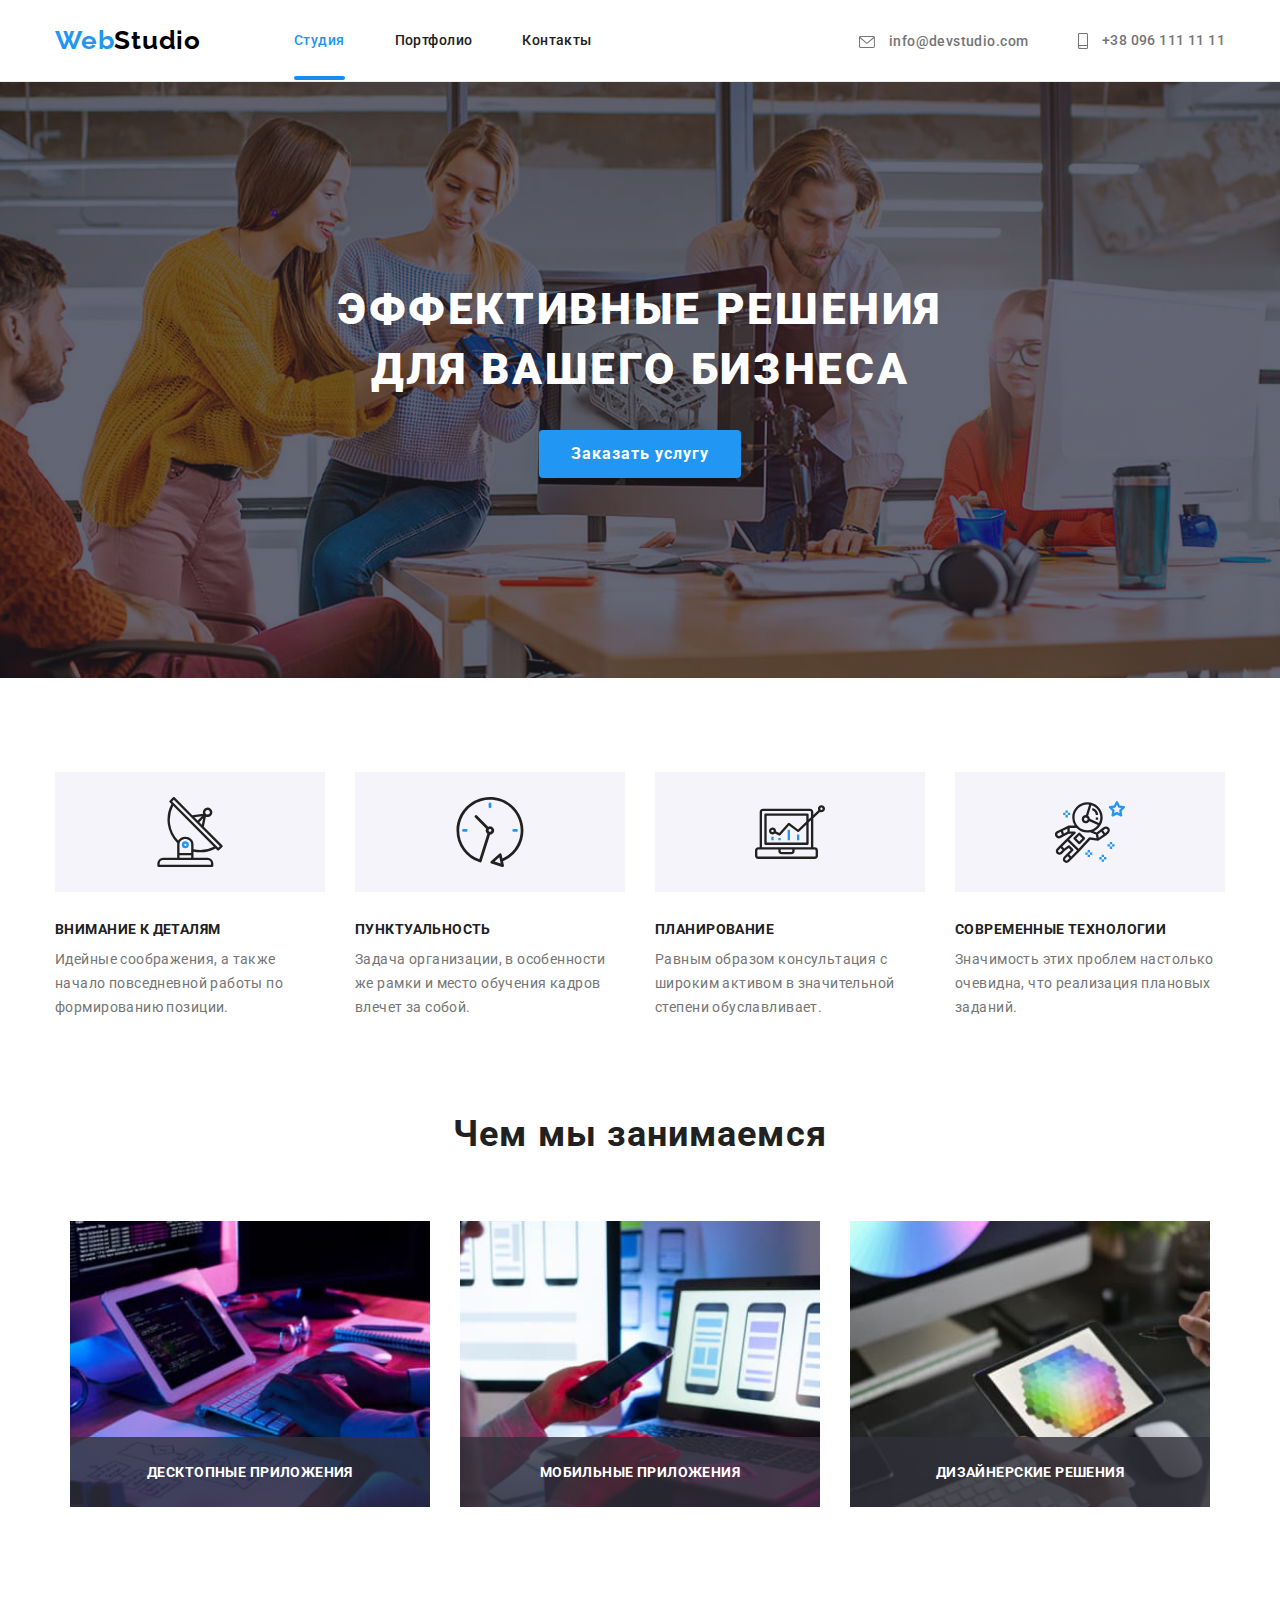
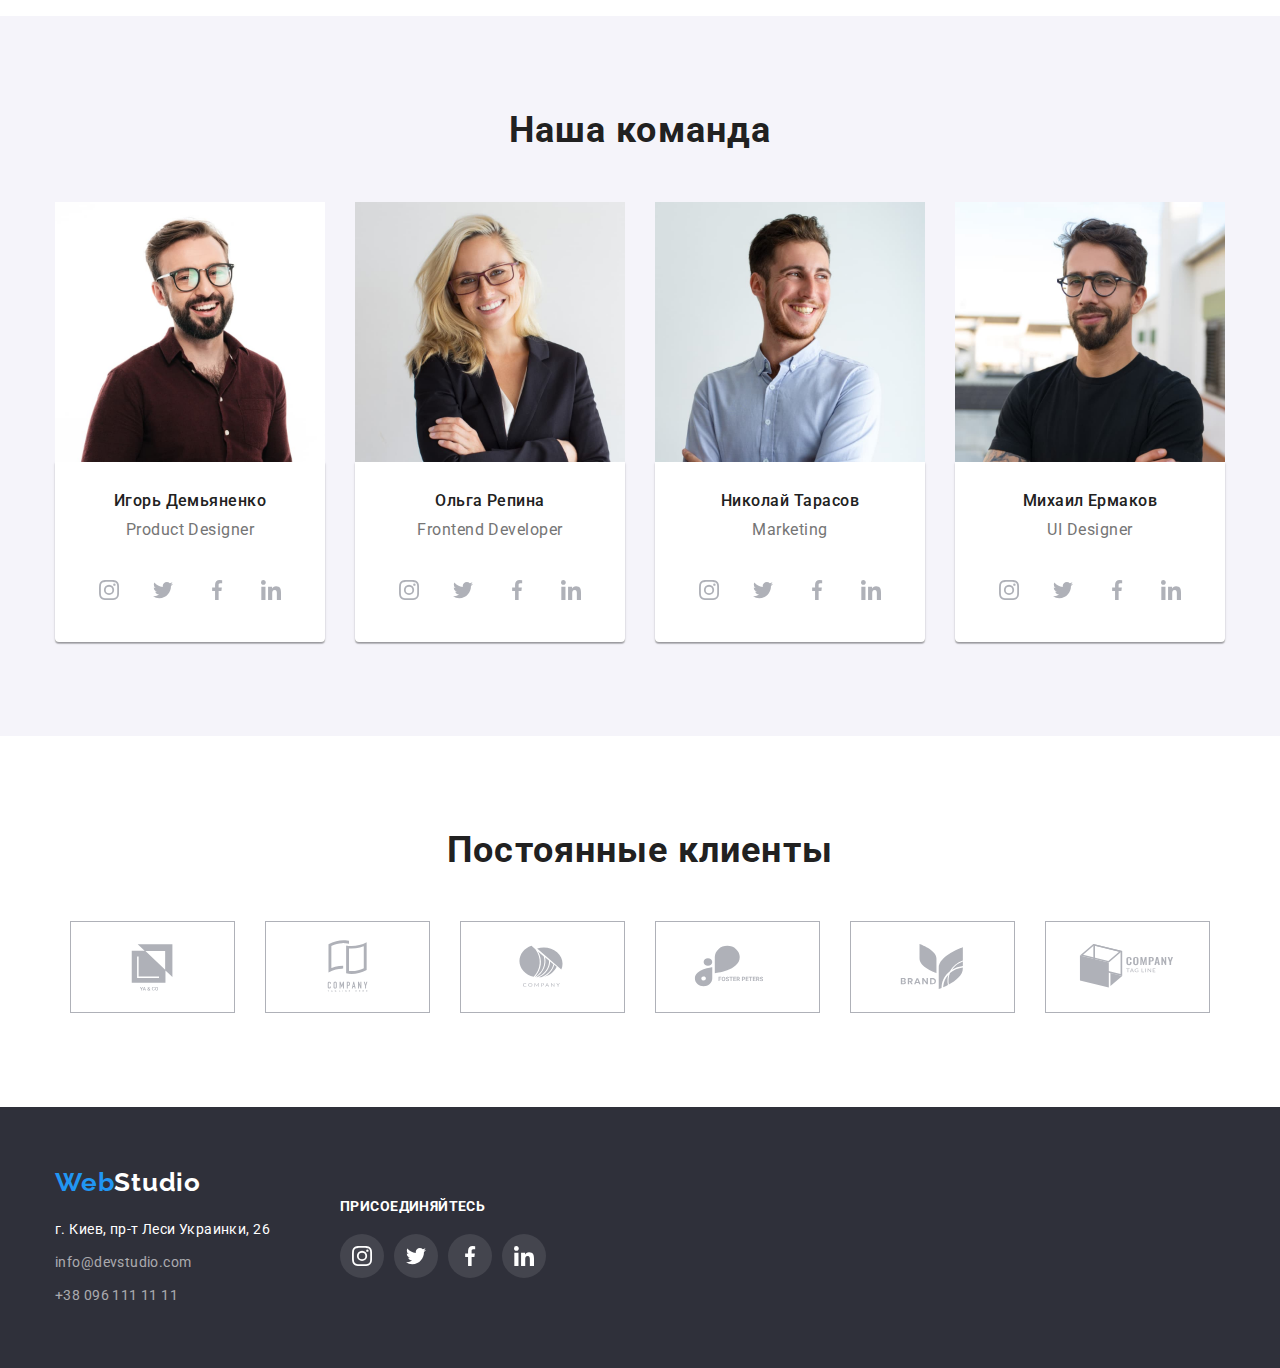
<file: index.html>
<!DOCTYPE html>
<html lang="ru">
  <head>
    <meta charset="UTF-8" />
    <meta http-equiv="X-UA-Compatible" content="IE=edge" />
    <meta name="viewport" content="width=device-width, initial-scale=1.0" />
    <title>Document</title>
    <link rel="preconnect" href="https://fonts.googleapis.com" />
    <link rel="preconnect" href="https://fonts.gstatic.com" crossorigin />
    <link
      href="https://fonts.googleapis.com/css2?family=Raleway:wght@700&family=Roboto:wght@400;500;700;900&display=swap"
      rel="stylesheet"
    />
    <!-- normalize styles start -->
    <link
      rel="stylesheet"
      href="https://cdnjs.cloudflare.com/ajax/libs/modern-normalize/1.1.0/modern-normalize.min.css"
    />
    <!-- normalize styles finish -->

    <link rel="stylesheet" href="./css/styles.css" />
  </head>
  <body data-body>
    <!--шапка профиля-->
    <header class="header">
      <div class="container header-container">
        <a href="./index.html" class="logo header-logo">
          <span class="logo-span">Web</span>Studio
        </a>
        <nav>
          <ul class="list site-nav">
            <li class="site-nav-item"
              ><a href="./index.html" class="link link-header current">Студия</a></li
            >
            <li class="site-nav-item"
              ><a href="./portfolio.html" class="link link-header">Портфолио</a></li
            >
            <li class="site-nav-item"><a href="" class="link link-header">Контакты</a></li>
          </ul>
        </nav>
        <ul class="list auth-nav">
          <li class="auth-nav-item">
            <a href="mailto:info@devstudio.com" class="link link-header link-nav">
              <svg class="header-icon" width="16" height="12">
                <use href="./images/icons.svg#icon-envelope"></use>
              </svg>
              info@devstudio.com
            </a>
          </li>
          <li class="auth-nav-item">
            <a href="tel:+380961111111" class="link link-header link-nav">
              <svg class="header-icon" width="10" height="16">
                <use href="./images/icons.svg#icon-smartphone"></use>
              </svg>
              +38 096 111 11 11
            </a>
          </li>
        </ul>
      </div>
    </header>
    <!-- Унікальний контент -->
    <main>
      <!--секція Hero-->
      <section class="hero">
        <div class="container hero-container">
          <h1 class="hero-title">Эффективные решения для вашего бизнеса</h1>
          <div class="btn-hero">
            <button data-modal-open type="button" class="button">Заказать услугу</button>
          </div>
        </div>
      </section>

      <!--переваги компанії-->
      <section class="section-benefits">
        <div class="container">
          <h2 hidden>Преимущества</h2>
          <ul class="benefits-list list">
            <li class="benefits-item">
              <div class="icon-container">
                <svg width="70" height="70">
                  <use href="./images/icons.svg#icon-antenna"></use>
                </svg>
              </div>
              <h3 class="heading-benefits">Внимание к деталям</h3>
              <p class="subtitle-benefits">
                Идейные соображения, а также начало повседневной работы по формированию позиции.
              </p>
            </li>
            <li class="benefits-item">
              <div class="icon-container">
                <svg width="70" height="70">
                  <use href="./images/icons.svg#icon-clock"></use>
                </svg>
              </div>
              <h3 class="heading-benefits">Пунктуальность</h3>
              <p class="subtitle-benefits">
                Задача организации, в особенности же рамки и место обучения кадров влечет за собой.
              </p>
            </li>
            <li class="benefits-item">
              <div class="icon-container">
                <svg width="70" height="70">
                  <use href="./images/icons.svg#icon-diagram"></use>
                </svg>
              </div>
              <h3 class="heading-benefits">Планирование</h3>
              <p class="subtitle-benefits">
                Равным образом консультация с широким активом в значительной степени обуславливает.
              </p>
            </li>
            <li class="benefits-item">
              <div class="icon-container">
                <svg width="70" height="70">
                  <use href="./images/icons.svg#icon-astronaut"></use>
                </svg>
              </div>
              <h3 class="heading-benefits">Современные технологии</h3>
              <p class="subtitle-benefits">
                Значимость этих проблем настолько очевидна, что реализация плановых заданий.
              </p>
            </li>
          </ul>
        </div>
      </section>

      <!--чим ми займаємось-->
      <section class="projects-section">
        <div class="container">
          <h2 class="title projects-title">Чем мы занимаемся</h2>
          <ul class="card-set list">
            <li class="card-set-item">
              <img width="370" src="./images/activity/box-1.jpg" alt="box1" />
              <div class="projects-text-block">
                <p class="projects-text">Десктопные приложения</p>
              </div>
            </li>
            <li class="card-set-item">
              <img width="370" src="./images/activity/box-2.jpg" alt="box2" />
              <div class="projects-text-block">
                <p class="projects-text">Мобильные приложения</p>
              </div>
            </li>
            <li class="card-set-item">
              <img width="370" src="./images/activity/box-3.jpg" alt="box3" />
              <div class="projects-text-block">
                <p class="projects-text">Дизайнерские решения</p>
              </div>
            </li>
          </ul>
        </div>
      </section>

      <!--наша команда-->
      <section class="section-team">
        <div class="container">
          <h2 class="title team-heading">Наша команда</h2>
          <ul class="list list-team">
            <li class="team-items">
              <img width="370" src="./images/team/img-1.jpg" alt="photo1" />
              <div class="team-card">
                <h3 class="team-title">Игорь Демьяненко</h3>
                <p class="team-subtitle">Product Designer</p>
                <ul class="social-networks-list list">
                  <li class="social-networks-item">
                    <a
                      href=""
                      class="social-networks-link link"
                      target="_blank"
                      rel="noopener noreferrer"
                      aria-label="instagram"
                    >
                      <svg class="social-networks-icon" width="20" height="20">
                        <use href="./images/icons.svg#icon-instagram"></use>
                      </svg>
                    </a>
                  </li>
                  <li class="social-networks-item">
                    <a
                      href=""
                      class="social-networks-link link"
                      target="_blank"
                      rel="noopener noreferrer"
                      aria-label="twitter"
                    >
                      <svg class="social-networks-icon" width="20" height="20">
                        <use href="./images/icons.svg#icon-twitter"></use>
                      </svg>
                    </a>
                  </li>
                  <li class="social-networks-item">
                    <a
                      href=""
                      class="social-networks-link link"
                      target="_blank"
                      rel="noopener noreferrer"
                      aria-label="facebook"
                    >
                      <svg class="social-networks-icon" width="20" height="20">
                        <use href="./images/icons.svg#icon-facebook"></use>
                      </svg>
                    </a>
                  </li>
                  <li class="social-networks-item">
                    <a
                      href=""
                      class="social-networks-link link"
                      target="_blank"
                      rel="noopener noreferrer"
                      aria-label="linkedin"
                    >
                      <svg class="social-networks-icon" width="20" height="20">
                        <use href="./images/icons.svg#icon-linkedin"></use>
                      </svg>
                    </a>
                  </li>
                </ul>
              </div>
            </li>
            <li class="team-items">
              <img width="370" src="./images/team/img-2.jpg" alt="photo2" />
              <div class="team-card">
                <h3 class="team-title">Ольга Репина</h3>
                <p class="team-subtitle">Frontend Developer</p>
                <ul class="social-networks-list list">
                  <li class="social-networks-item">
                    <a
                      href=""
                      class="social-networks-link link"
                      target="_blank"
                      rel="noopener noreferrer"
                      aria-label="instagram"
                    >
                      <svg class="social-networks-icon" width="20" height="20">
                        <use href="./images/icons.svg#icon-instagram"></use>
                      </svg>
                    </a>
                  </li>
                  <li class="social-networks-item">
                    <a
                      href=""
                      class="social-networks-link link"
                      target="_blank"
                      rel="noopener noreferrer"
                      aria-label="twitter"
                    >
                      <svg class="social-networks-icon" width="20" height="20">
                        <use href="./images/icons.svg#icon-twitter"></use>
                      </svg>
                    </a>
                  </li>
                  <li class="social-networks-item">
                    <a
                      href=""
                      class="social-networks-link link"
                      target="_blank"
                      rel="noopener noreferrer"
                      aria-label="facebook"
                    >
                      <svg class="social-networks-icon" width="20" height="20">
                        <use href="./images/icons.svg#icon-facebook"></use>
                      </svg>
                    </a>
                  </li>
                  <li class="social-networks-item">
                    <a
                      href=""
                      class="social-networks-link link"
                      target="_blank"
                      rel="noopener noreferrer"
                      aria-label="linkedin"
                    >
                      <svg class="social-networks-icon" width="20" height="20">
                        <use href="./images/icons.svg#icon-linkedin"></use>
                      </svg>
                    </a>
                  </li>
                </ul>
              </div>
            </li>
            <li class="team-items">
              <img width="370" src="./images/team/img-3.jpg" alt="photo3" />
              <div class="team-card">
                <h3 class="team-title">Николай Тарасов</h3>
                <p class="team-subtitle">Marketing</p>
                <ul class="social-networks-list list">
                  <li class="social-networks-item">
                    <a
                      href=""
                      class="social-networks-link link"
                      target="_blank"
                      rel="noopener noreferrer"
                      aria-label="instagram"
                    >
                      <svg class="social-networks-icon" width="20" height="20">
                        <use href="./images/icons.svg#icon-instagram"></use>
                      </svg>
                    </a>
                  </li>
                  <li class="social-networks-item">
                    <a
                      href=""
                      class="social-networks-link link"
                      target="_blank"
                      rel="noopener noreferrer"
                      aria-label="twitter"
                    >
                      <svg class="social-networks-icon" width="20" height="20">
                        <use href="./images/icons.svg#icon-twitter"></use>
                      </svg>
                    </a>
                  </li>
                  <li class="social-networks-item">
                    <a
                      href=""
                      class="social-networks-link link"
                      target="_blank"
                      rel="noopener noreferrer"
                      aria-label="facebook"
                    >
                      <svg class="social-networks-icon" width="20" height="20">
                        <use href="./images/icons.svg#icon-facebook"></use>
                      </svg>
                    </a>
                  </li>
                  <li class="social-networks-item">
                    <a
                      href=""
                      class="social-networks-link link"
                      target="_blank"
                      rel="noopener noreferrer"
                      aria-label="linkedin"
                    >
                      <svg class="social-networks-icon" width="20" height="20">
                        <use href="./images/icons.svg#icon-linkedin"></use>
                      </svg>
                    </a>
                  </li>
                </ul>
              </div>
            </li>
            <li class="team-items">
              <img width="370" src="./images/team/img-4.jpg" alt="photo4" />
              <div class="team-card">
                <h3 class="team-title">Михаил Ермаков</h3>
                <p class="team-subtitle">UI Designer</p>
                <ul class="social-networks-list list">
                  <li class="social-networks-item">
                    <a
                      href=""
                      class="social-networks-link link"
                      target="_blank"
                      rel="noopener noreferrer"
                      aria-label="instagram"
                    >
                      <svg class="social-networks-icon" width="20" height="20">
                        <use href="./images/icons.svg#icon-instagram"></use>
                      </svg>
                    </a>
                  </li>
                  <li class="social-networks-item">
                    <a
                      href=""
                      class="social-networks-link link"
                      target="_blank"
                      rel="noopener noreferrer"
                      aria-label="twitter"
                    >
                      <svg class="social-networks-icon" width="20" height="20">
                        <use href="./images/icons.svg#icon-twitter"></use>
                      </svg>
                    </a>
                  </li>
                  <li class="social-networks-item">
                    <a
                      href=""
                      class="social-networks-link link"
                      target="_blank"
                      rel="noopener noreferrer"
                      aria-label="facebook"
                    >
                      <svg class="social-networks-icon" width="20" height="20">
                        <use href="./images/icons.svg#icon-facebook"></use>
                      </svg>
                    </a>
                  </li>
                  <li class="social-networks-item">
                    <a
                      href=""
                      class="social-networks-link link"
                      target="_blank"
                      rel="noopener noreferrer"
                      aria-label="linkedin"
                    >
                      <svg class="social-networks-icon" width="20" height="20">
                        <use href="./images/icons.svg#icon-linkedin"></use>
                      </svg>
                    </a>
                  </li>
                </ul>
              </div>
            </li>
          </ul>
        </div>
      </section>

      <!-- Постійні клієнти -->
      <section class="section companies-section">
        <div class="container">
          <h2 class="companies-title">Постоянные клиенты</h2>
          <ul class="companies-list list">
            <li class="companies-item">
              <a href="" class="companies-link">
                <svg class="companies-icon" width="106" height="60">
                  <use href="./images/icons.svg#icon-logo-1"></use>
                </svg>
              </a>
            </li>
            <li class="companies-item">
              <a href="" class="companies-link">
                <svg class="companies-icon" width="106" height="60">
                  <use href="./images/icons.svg#icon-logo-2"></use>
                </svg>
              </a>
            </li>
            <li class="companies-item">
              <a href="" class="companies-link">
                <svg class="companies-icon" width="106" height="60">
                  <use href="./images/icons.svg#icon-logo-3"></use>
                </svg>
              </a>
            </li>
            <li class="companies-item">
              <a href="" class="companies-link">
                <svg class="companies-icon" width="106" height="60">
                  <use href="./images/icons.svg#icon-logo-4"></use>
                </svg>
              </a>
            </li>
            <li class="companies-item">
              <a href="" class="companies-link">
                <svg class="companies-icon" width="106" height="60">
                  <use href="./images/icons.svg#icon-logo-5"></use>
                </svg>
              </a>
            </li>
            <li class="companies-item">
              <a href="" class="companies-link">
                <svg class="companies-icon" width="106" height="60">
                  <use href="./images/icons.svg#icon-logo-6"></use>
                </svg>
              </a>
            </li>
          </ul>
        </div>
      </section>
    </main>

    <!--підвал сайту-->
    <footer class="footer">
      <div class="container footer-container">
        <div class="footer-content">
          <a class="logo footer-logo" href="./index.html">
            <span class="logo-span">Web</span><span class="futer-logo-span">Studio</span></a
          >
          <address>
            <ul class="list footer-list">
              <li class="footer-item"
                ><a href="" class="address">г. Киев, пр-т Леси Украинки, 26</a></li
              >
              <li class="footer-item">
                <a href="mailto:info@devstudio.com" class="footer-link">info@devstudio.com</a>
              </li>
              <li class="footer-item">
                <a href="tel:+380961111111" class="footer-link">+38 096 111 11 11</a>
              </li>
            </ul>
          </address>
        </div>
        <div class="container-social-icon">
          <h2 class="social-icons-title">присоединяйтесь</h2>
          <ul class="social-footer-list list">
            <li class="social-footer-item">
              <a
                href=""
                class="social-footer-link link"
                target="_blank"
                rel="noopener noreferrer"
                aria-label="instagram"
              >
                <svg class="social-footer-icon" width="20" height="20">
                  <use href="./images/icons.svg#icon-instagram"></use>
                </svg>
              </a>
            </li>
            <li class="social-footer-item">
              <a
                href=""
                class="social-footer-link link"
                target="_blank"
                rel="noopener noreferrer"
                aria-label="twitter"
              >
                <svg class="social-footer-icon" width="20" height="20">
                  <use href="./images/icons.svg#icon-twitter"></use>
                </svg>
              </a>
            </li>
            <li class="social-footer-item">
              <a
                href=""
                class="social-footer-link link"
                target="_blank"
                rel="noopener noreferrer"
                aria-label="facebook"
              >
                <svg class="social-footer-icon" width="20" height="20">
                  <use href="./images/icons.svg#icon-facebook"></use>
                </svg>
              </a>
            </li>
            <li class="social-footer-item">
              <a
                href=""
                class="social-footer-link link"
                target="_blank"
                rel="noopener noreferrer"
                aria-label="linkedin"
              >
                <svg class="social-footer-icon" width="20" height="20">
                  <use href="./images/icons.svg#icon-linkedin"></use>
                </svg>
              </a>
            </li>
          </ul>
        </div>
      </div>
    </footer>

    <!-- backdrop -->
    <!-- modal -->

    <div class="backdrop is-hidden" data-modal>
      <div class="modal">
        <button data-modal-close aria-label="button" class="close-button">
          <svg class="close-icon" width="18" height="18">
            <use href="./images/icons.svg#close-icon"></use>
          </svg>
        </button>
      </div>
    </div>

    <!-- js-script -->
    <script src="./js/modal.js"></script>
  </body>
</html>
</file>
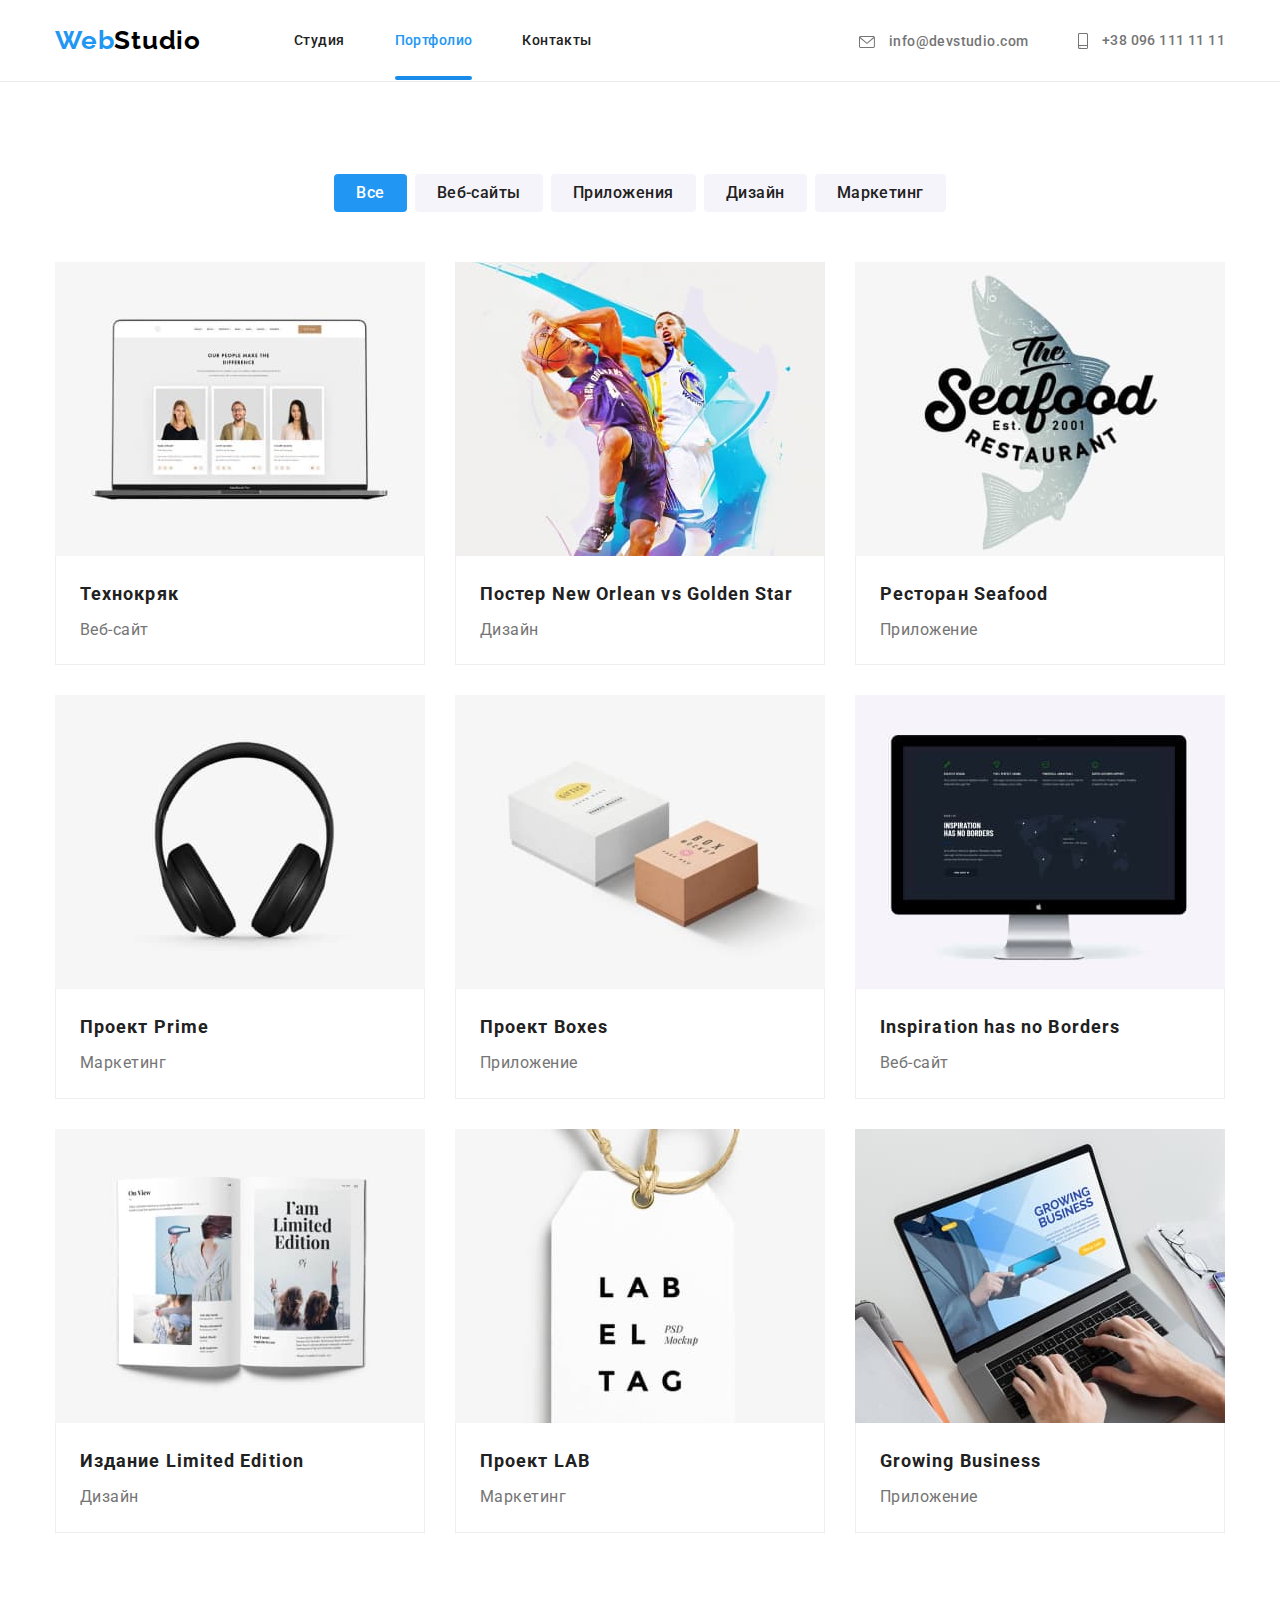
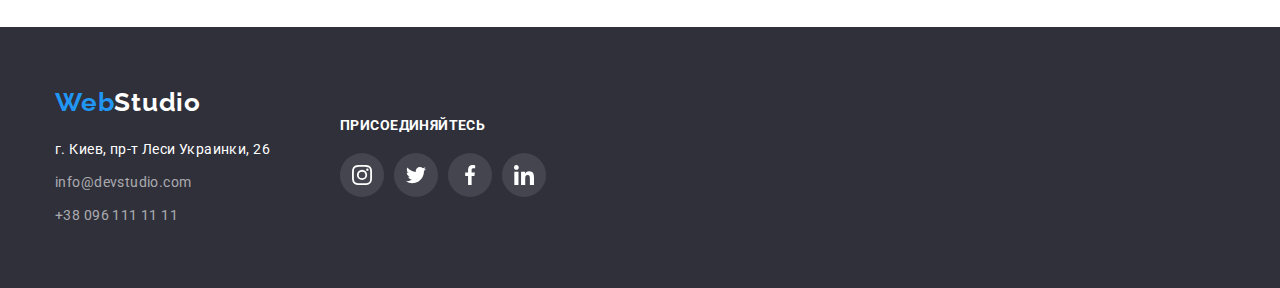
<file: portfolio.html>
<!DOCTYPE html>
<html lang="ru">
  <head>
    <meta charset="UTF-8" />
    <meta http-equiv="X-UA-Compatible" content="IE=edge" />
    <meta name="viewport" content="width=device-width, initial-scale=1.0" />
    <title>Document</title>
    <link rel="preconnect" href="https://fonts.googleapis.com" />
    <link rel="preconnect" href="https://fonts.gstatic.com" crossorigin />
    <link
      href="https://fonts.googleapis.com/css2?family=Raleway:wght@700&family=Roboto:wght@400;500;700;900&display=swap"
      rel="stylesheet"
    />
    <!-- normalize styles start -->
    <link
      rel="stylesheet"
      href="https://cdnjs.cloudflare.com/ajax/libs/modern-normalize/1.1.0/modern-normalize.min.css"
    />
    <!-- normalize styles finish -->
    <link rel="stylesheet" href="./css/styles.css" />
  </head>
  <body>
    <!--шапка профиля-->
    <header class="header">
      <div class="container header-container">
        <a href="./index.html" class="logo header-logo">
          <span class="logo-span">Web</span>Studio
        </a>
        <nav>
          <ul class="list site-nav">
            <li class="site-nav-item"
              ><a href="./index.html" class="link link-header">Студия</a></li
            >
            <li class="site-nav-item"
              ><a href="./portfolio.html" class="link link-header current">Портфолио</a></li
            >
            <li class="site-nav-item"><a href="" class="link link-header">Контакты</a></li>
          </ul>
        </nav>
        <ul class="list auth-nav">
          <li class="auth-nav-item">
            <a href="mailto:info@devstudio.com" class="link link-header link-nav">
              <svg class="header-icon" width="16" height="12">
                <use href="./images/icons.svg#icon-envelope"></use>
              </svg>
              info@devstudio.com
            </a>
          </li>
          <li class="auth-nav-item">
            <a href="tel:+380961111111" class="link link-header link-nav">
              <svg class="header-icon" width="10" height="16">
                <use href="./images/icons.svg#icon-smartphone"></use>
              </svg>
              +38 096 111 11 11
            </a>
          </li>
        </ul>
      </div>
    </header>

    <!--унікальний контент-->
    <main>
      <h1 hidden>Портфолио</h1>
      <!--секція з проектами-->
      <section class="portfolio-section">
        <div class="container container-portfolio">
          <ul class="portfolio-list-btn list">
            <li class="projects-btn"><button type="button" class="btn current">Все</button></li>
            <li class="projects-btn"><button type="button" class="btn">Веб-сайты</button></li>
            <li class="projects-btn"><button type="button" class="btn">Приложения</button></li>
            <li class="projects-btn"><button type="button" class="btn">Дизайн</button></li>
            <li class="projects-btn"><button type="button" class="btn">Маркетинг</button></li>
          </ul>
          <ul class="list list-portfolio">
            <li class="portfolio-item">
              <div class="portfolio-content">
                <img src="./images/potfolio/img-1.jpg" alt="веб-сайт" width="370" height="294" />
                <div class="portfolio-overlay">
                  <p class="portfolio-desc">
                    Ресурс предлагает комплексные предложения с разным уровнем функционала и
                    сервисов. Все это позволит посетителю получить исчерпывающие сведения о компании
                    или частном лице.
                  </p>
                </div>
              </div>
              <div class="portfolio-border">
                <h2 class="portfolio-title">Технокряк</h2>
                <p class="portfolio-subtitle">Веб-сайт</p>
              </div>
            </li>
            <li class="portfolio-item">
              <div class="portfolio-content">
                <img
                  src="./images/potfolio/img-2.jpg"
                  alt="постер с баскедболистами"
                  width="370"
                  height="294"
                />
                <div class="portfolio-overlay">
                  <p class="portfolio-desc">
                    Ресурс предлагает комплексные предложения с разным уровнем функционала и
                    сервисов. Все это позволит посетителю получить исчерпывающие сведения о компании
                    или частном лице.
                  </p>
                </div>
              </div>
              <div class="portfolio-border">
                <h2 class="portfolio-title">Постер New Orlean vs Golden Star</h2>
                <p class="portfolio-subtitle">Дизайн</p>
              </div>
            </li>
            <li class="portfolio-item">
              <div class="portfolio-content">
                <img
                  src="./images/potfolio/img-3.jpg"
                  alt="логотип ресторана"
                  width="370"
                  height="294"
                />
                <div class="portfolio-overlay">
                  <p class="portfolio-desc">
                    Ресурс предлагает комплексные предложения с разным уровнем функционала и
                    сервисов. Все это позволит посетителю получить исчерпывающие сведения о компании
                    или частном лице.
                  </p>
                </div>
              </div>
              <div class="portfolio-border">
                <h2 class="portfolio-title">Ресторан Seafood</h2>
                <p class="portfolio-subtitle">Приложение</p>
              </div>
            </li>
            <li class="portfolio-item">
              <div class="portfolio-content">
                <img
                  src="./images/potfolio/img-4.jpg"
                  alt="проект наушников"
                  width="370"
                  height="294"
                />
                <div class="portfolio-overlay">
                  <p class="portfolio-desc">
                    Ресурс предлагает комплексные предложения с разным уровнем функционала и
                    сервисов. Все это позволит посетителю получить исчерпывающие сведения о компании
                    или частном лице.
                  </p>
                </div>
              </div>
              <div class="portfolio-border">
                <h2 class="portfolio-title">Проект Prime</h2>
                <p class="portfolio-subtitle">Маркетинг</p>
              </div>
            </li>
            <li class="portfolio-item">
              <div class="portfolio-content">
                <img src="./images/potfolio/img-5.jpg" alt="Приложение<" width="370" height="294" />
                <div class="portfolio-overlay">
                  <p class="portfolio-desc">
                    Ресурс предлагает комплексные предложения с разным уровнем функционала и
                    сервисов. Все это позволит посетителю получить исчерпывающие сведения о компании
                    или частном лице.
                  </p>
                </div>
              </div>
              <div class="portfolio-border">
                <h2 class="portfolio-title">Проект Boxes</h2>
                <p class="portfolio-subtitle">Приложение</p>
              </div>
            </li>
            <li class="portfolio-item">
              <div class="portfolio-content">
                <img src="./images/potfolio/img-6.jpg" alt="веб-сайт" width="370" height="294" />
                <div class="portfolio-overlay">
                  <p class="portfolio-desc">
                    Ресурс предлагает комплексные предложения с разным уровнем функционала и
                    сервисов. Все это позволит посетителю получить исчерпывающие сведения о компании
                    или частном лице.
                  </p>
                </div>
              </div>
              <div class="portfolio-border">
                <h2 class="portfolio-title">Inspiration has no Borders</h2>
                <p class="portfolio-subtitle">Веб-сайт</p>
              </div>
            </li>
            <li class="portfolio-item">
              <div class="portfolio-content">
                <img
                  src="./images/potfolio/img-7.jpg"
                  alt="дизайн журнала"
                  width="370"
                  height="294"
                />
                <div class="portfolio-overlay">
                  <p class="portfolio-desc">
                    Ресурс предлагает комплексные предложения с разным уровнем функционала и
                    сервисов. Все это позволит посетителю получить исчерпывающие сведения о компании
                    или частном лице.
                  </p>
                </div>
              </div>
              <div class="portfolio-border">
                <h2 class="portfolio-title">Издание Limited Edition</h2>
                <p class="portfolio-subtitle">Дизайн</p>
              </div>
            </li>
            <li class="portfolio-item">
              <div class="portfolio-content">
                <img
                  src="./images/potfolio/img-8.jpg"
                  alt="дизайн логотипа"
                  width="370"
                  height="294"
                />
                <div class="portfolio-overlay">
                  <p class="portfolio-desc">
                    Ресурс предлагает комплексные предложения с разным уровнем функционала и
                    сервисов. Все это позволит посетителю получить исчерпывающие сведения о компании
                    или частном лице.
                  </p>
                </div>
              </div>
              <div class="portfolio-border">
                <h2 class="portfolio-title">Проект LAB</h2>
                <p class="portfolio-subtitle">Маркетинг</p>
              </div>
            </li>
            <li class="portfolio-item">
              <div class="portfolio-content">
                <img
                  src="./images/potfolio/img-9.jpg"
                  alt="Приложение для бизнеса"
                  width="370"
                  height="294"
                />
                <div class="portfolio-overlay">
                  <p class="portfolio-desc">
                    Ресурс предлагает комплексные предложения с разным уровнем функционала и
                    сервисов. Все это позволит посетителю получить исчерпывающие сведения о компании
                    или частном лице.
                  </p>
                </div>
              </div>
              <div class="portfolio-border">
                <h2 class="portfolio-title">Growing Business</h2>
                <p class="portfolio-subtitle">Приложение</p>
              </div>
            </li>
          </ul>
        </div>
      </section>
    </main>

    <!--підвал сайту-->
    <footer class="footer">
      <div class="container footer-container">
        <div class="footer-content">
          <a class="logo footer-logo" href="./index.html">
            <span class="logo-span">Web</span><span class="futer-logo-span">Studio</span></a
          >
          <address>
            <ul class="list footer-list">
              <li class="footer-item"
                ><a href="" class="address">г. Киев, пр-т Леси Украинки, 26</a></li
              >
              <li class="footer-item">
                <a href="mailto:info@devstudio.com" class="footer-link">info@devstudio.com</a>
              </li>
              <li class="footer-item">
                <a href="tel:+380961111111" class="footer-link">+38 096 111 11 11</a>
              </li>
            </ul>
          </address>
        </div>
        <div class="container-social-icon">
          <h2 class="social-icons-title">присоединяйтесь</h2>
          <ul class="social-footer-list list">
            <li class="social-footer-item">
              <a
                href=""
                class="social-footer-link link"
                target="_blank"
                rel="noopener noreferrer"
                aria-label="instagram"
              >
                <svg class="social-footer-icon" width="20px" height="20px">
                  <use href="./images/icons.svg#icon-instagram"></use>
                </svg>
              </a>
            </li>
            <li class="social-footer-item">
              <a
                href=""
                class="social-footer-link link"
                target="_blank"
                rel="noopener noreferrer"
                aria-label="twitter"
              >
                <svg class="social-footer-icon" width="20px" height="20px">
                  <use href="./images/icons.svg#icon-twitter"></use>
                </svg>
              </a>
            </li>
            <li class="social-footer-item">
              <a
                href=""
                class="social-footer-link link"
                target="_blank"
                rel="noopener noreferrer"
                aria-label="facebook"
              >
                <svg class="social-footer-icon" width="20px" height="20px">
                  <use href="./images/icons.svg#icon-facebook"></use>
                </svg>
              </a>
            </li>
            <li class="social-footer-item">
              <a
                href=""
                class="social-footer-link link"
                target="_blank"
                rel="noopener noreferrer"
                aria-label="linkedin"
              >
                <svg class="social-footer-icon" width="20px" height="20px">
                  <use href="./images/icons.svg#icon-linkedin"></use>
                </svg>
              </a>
            </li>
          </ul>
        </div>
      </div>
    </footer>
  </body>
</html>
</file>
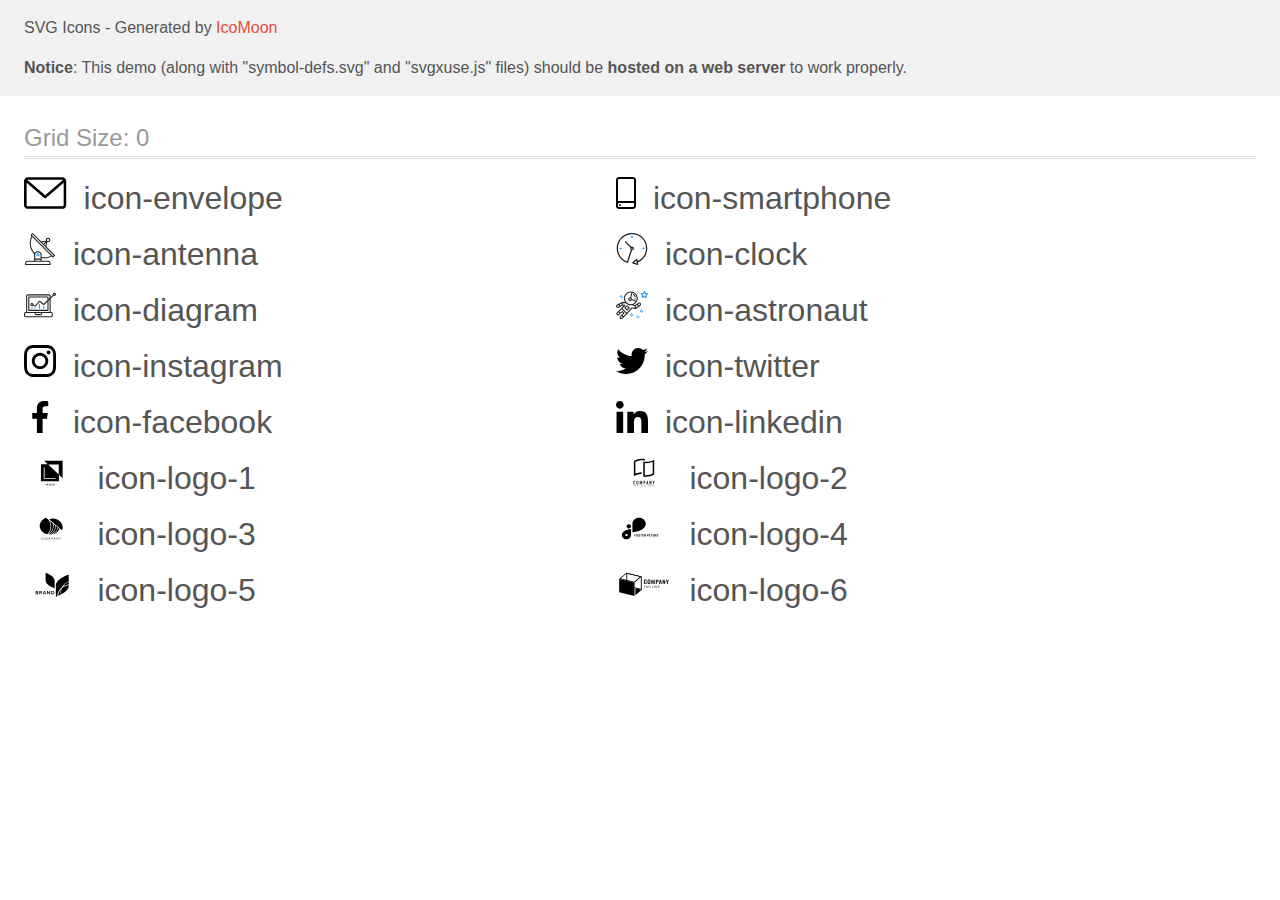
<file: images/icons/icomoon/demo-external-svg.html>
<!doctype html>
<html>
<head>
    <title>IcoMoon - SVG Icons</title>
    <meta charset="utf-8">
    <meta name="viewport" content="width=device-width, initial-scale=1">
    <link rel="stylesheet" href="demo-files/demo.css">
    <link rel="stylesheet" href="style.css">
</head>
<body>
<header class="bgc1 clearfix">
<div class="mhl">
    <p>SVG Icons - Generated by <a href="https://icomoon.io/app">IcoMoon</a></p><p><strong>Notice</strong>: This demo (along with "symbol-defs.svg" and "svgxuse.js" files) should be <b>hosted on a web server</b> to work properly.</p>
</div>
</header>
    <div class="clearfix mhl ptl">
        <h1 class="mvm mtn fgc1">Grid Size: 0</h1>
        <div class="glyph fs1">
            <div class="clearfix pbs">
                <svg class="icon icon-envelope"><use xlink:href="symbol-defs.svg#icon-envelope"></use></svg><span class="name"> icon-envelope</span>
            </div>
        </div>
        <div class="glyph fs1">
            <div class="clearfix pbs">
                <svg class="icon icon-smartphone"><use xlink:href="symbol-defs.svg#icon-smartphone"></use></svg><span class="name"> icon-smartphone</span>
            </div>
        </div>
        <div class="glyph fs1">
            <div class="clearfix pbs">
                <svg class="icon icon-antenna"><use xlink:href="symbol-defs.svg#icon-antenna"></use></svg><span class="name"> icon-antenna</span>
            </div>
        </div>
        <div class="glyph fs1">
            <div class="clearfix pbs">
                <svg class="icon icon-clock"><use xlink:href="symbol-defs.svg#icon-clock"></use></svg><span class="name"> icon-clock</span>
            </div>
        </div>
        <div class="glyph fs1">
            <div class="clearfix pbs">
                <svg class="icon icon-diagram"><use xlink:href="symbol-defs.svg#icon-diagram"></use></svg><span class="name"> icon-diagram</span>
            </div>
        </div>
        <div class="glyph fs1">
            <div class="clearfix pbs">
                <svg class="icon icon-astronaut"><use xlink:href="symbol-defs.svg#icon-astronaut"></use></svg><span class="name"> icon-astronaut</span>
            </div>
        </div>
        <div class="glyph fs1">
            <div class="clearfix pbs">
                <svg class="icon icon-instagram"><use xlink:href="symbol-defs.svg#icon-instagram"></use></svg><span class="name"> icon-instagram</span>
            </div>
        </div>
        <div class="glyph fs1">
            <div class="clearfix pbs">
                <svg class="icon icon-twitter"><use xlink:href="symbol-defs.svg#icon-twitter"></use></svg><span class="name"> icon-twitter</span>
            </div>
        </div>
        <div class="glyph fs1">
            <div class="clearfix pbs">
                <svg class="icon icon-facebook"><use xlink:href="symbol-defs.svg#icon-facebook"></use></svg><span class="name"> icon-facebook</span>
            </div>
        </div>
        <div class="glyph fs1">
            <div class="clearfix pbs">
                <svg class="icon icon-linkedin"><use xlink:href="symbol-defs.svg#icon-linkedin"></use></svg><span class="name"> icon-linkedin</span>
            </div>
        </div>
        <div class="glyph fs1">
            <div class="clearfix pbs">
                <svg class="icon icon-logo-1"><use xlink:href="symbol-defs.svg#icon-logo-1"></use></svg><span class="name"> icon-logo-1</span>
            </div>
        </div>
        <div class="glyph fs1">
            <div class="clearfix pbs">
                <svg class="icon icon-logo-2"><use xlink:href="symbol-defs.svg#icon-logo-2"></use></svg><span class="name"> icon-logo-2</span>
            </div>
        </div>
        <div class="glyph fs1">
            <div class="clearfix pbs">
                <svg class="icon icon-logo-3"><use xlink:href="symbol-defs.svg#icon-logo-3"></use></svg><span class="name"> icon-logo-3</span>
            </div>
        </div>
        <div class="glyph fs1">
            <div class="clearfix pbs">
                <svg class="icon icon-logo-4"><use xlink:href="symbol-defs.svg#icon-logo-4"></use></svg><span class="name"> icon-logo-4</span>
            </div>
        </div>
        <div class="glyph fs1">
            <div class="clearfix pbs">
                <svg class="icon icon-logo-5"><use xlink:href="symbol-defs.svg#icon-logo-5"></use></svg><span class="name"> icon-logo-5</span>
            </div>
        </div>
        <div class="glyph fs1">
            <div class="clearfix pbs">
                <svg class="icon icon-logo-6"><use xlink:href="symbol-defs.svg#icon-logo-6"></use></svg><span class="name"> icon-logo-6</span>
            </div>
        </div>
  </div>
<script defer src="svgxuse.js"></script>
</body>
</html>
</file>
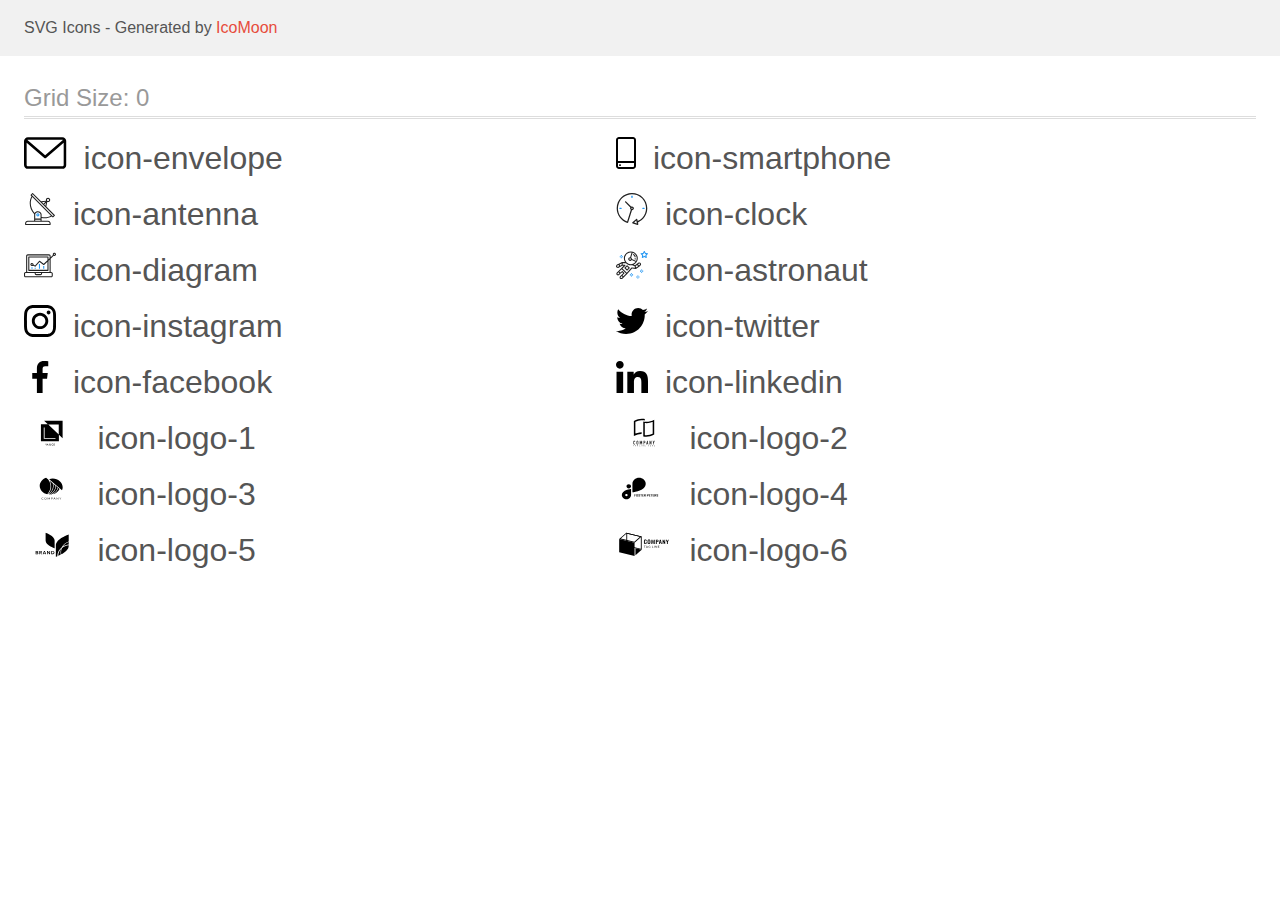
<file: images/icons/icomoon/demo.html>
<!doctype html>
<html>
<head>
    <title>IcoMoon - SVG Icons</title>
    <meta charset="utf-8">
    <meta name="viewport" content="width=device-width, initial-scale=1">
    <link rel="stylesheet" href="demo-files/demo.css">
    <link rel="stylesheet" href="style.css">
</head>
<body>
<svg aria-hidden="true" style="position: absolute; width: 0; height: 0; overflow: hidden;" version="1.1" xmlns="http://www.w3.org/2000/svg" xmlns:xlink="http://www.w3.org/1999/xlink">
<defs>
<symbol id="icon-envelope" viewBox="0 0 43 32">
<path d="M38.667 0h-34.667c-2.205 0-4 1.795-4 4v24c0 2.205 1.795 4 4 4h34.667c2.205 0 4-1.795 4-4v-24c0-2.205-1.795-4-4-4zM38.667 2.667c0.181 0 0.355 0.037 0.512 0.104l-17.845 15.467-17.845-15.467c0.151-0.065 0.327-0.104 0.512-0.104h34.667zM38.667 29.333h-34.667c-0.736 0-1.333-0.597-1.333-1.333v0-22.413l17.792 15.421c0.233 0.203 0.539 0.327 0.875 0.327s0.642-0.124 0.876-0.328l-0.002 0.001 17.792-15.421v22.413c0 0.736-0.597 1.333-1.333 1.333v0z"></path>
</symbol>
<symbol id="icon-smartphone" viewBox="0 0 20 32">
<path d="M17 0h-14c-1.654 0-3 1.346-3 3v26c0 1.654 1.346 3 3 3h14c1.654 0 3-1.346 3-3v-26c0-1.654-1.346-3-3-3zM3 2h14c0.552 0 1 0.448 1 1v0 21h-16v-21c0-0.552 0.448-1 1-1v0zM17 30h-14c-0.552 0-1-0.448-1-1v0-3h16v3c0 0.552-0.448 1-1 1v0z"></path>
<path d="M4.708 27.478c0.18 0.163 0.293 0.399 0.293 0.66s-0.113 0.497-0.292 0.659l-0.001 0.001c-0.186 0.17-0.435 0.275-0.708 0.275s-0.522-0.104-0.709-0.275l0.001 0.001c-0.18-0.163-0.293-0.399-0.293-0.66s0.113-0.497 0.292-0.659l0.001-0.001c0.186-0.17 0.435-0.275 0.708-0.275s0.522 0.104 0.709 0.275l-0.001-0.001z"></path>
</symbol>
<symbol id="icon-antenna" viewBox="0 0 32 32">
<path fill="#212121" style="fill: var(--color1, #212121)" d="M30.773 22.098l-8.443-8.505 0.937-4.615c0.242 0.094 0.499 0.144 0.758 0.146h0.006c1.192 0.014 2.17-0.941 2.184-2.133s-0.941-2.17-2.133-2.184c-1.192-0.014-2.17 0.941-2.184 2.133-0.003 0.255 0.039 0.509 0.125 0.749l-4.96 0.605-8.091-8.133c-0.099-0.101-0.235-0.159-0.377-0.16-0.14 0.001-0.274 0.056-0.373 0.155l-1.513 1.504c-0.208 0.208-0.208 0.546 0 0.754l0.814 0.826c-3.153 5.798-2.129 12.978 2.519 17.663 0.043 0.041 0.092 0.074 0.146 0.098-0.034 0.18-0.051 0.364-0.052 0.547v6.187h-6.4c-1.472 0.002-2.665 1.195-2.667 2.667v1.067c0 0.295 0.239 0.533 0.533 0.533h24.533c0.295 0 0.533-0.239 0.533-0.533v-1.067c-0.002-1.472-1.195-2.665-2.667-2.667h-6.4v-2.742c1.003 0.21 2.024 0.317 3.049 0.32 2.458-0.003 4.877-0.615 7.040-1.783l0.818 0.823c0.099 0.101 0.235 0.159 0.377 0.16 0.14-0.001 0.274-0.056 0.373-0.155l1.513-1.504c0.208-0.208 0.208-0.546 0-0.754zM23.28 6.233c0.418-0.415 1.093-0.414 1.508 0.004s0.414 1.093-0.004 1.508c-0.2 0.199-0.47 0.31-0.752 0.31h-0.003c-0.589-0.003-1.064-0.483-1.061-1.072 0.002-0.282 0.115-0.552 0.314-0.751h-0.002zM22.024 9.738l-0.598 2.946-1.175-1.182 1.774-1.763zM21.419 8.836l-1.92 1.909-1.485-1.493 3.405-0.415zM24.004 28.8c0.884 0 1.6 0.716 1.6 1.6v0.533h-23.467v-0.533c0-0.884 0.716-1.6 1.6-1.6h20.267zM16.537 26.667v1.067h-5.333v-1.067h5.333zM11.204 25.6v-4.053c0-1.294 1.196-2.347 2.667-2.347s2.667 1.053 2.667 2.347v4.053h-5.333zM17.604 23.904v-2.357c0-1.882-1.675-3.413-3.733-3.413-1.331-0.020-2.576 0.657-3.281 1.786-4.058-4.274-4.971-10.645-2.279-15.887l18.602 18.708c-2.872 1.461-6.165 1.873-9.309 1.163zM28.893 23.22l-21.057-21.181 0.755-0.752 7.935 7.98c0.004 0 0.006 0.007 0.010 0.010l13.115 13.191-0.757 0.752z"></path>
<path fill="#2196f3" style="fill: var(--color2, #2196f3)" d="M13.876 20.267h-0.005c-0.884-0.001-1.601 0.714-1.602 1.598s0.714 1.601 1.598 1.602h0.005c0.884 0.001 1.601-0.714 1.602-1.598s-0.714-1.601-1.598-1.602zM14.249 22.245c-0.1 0.1-0.236 0.156-0.378 0.155-0.295-0.002-0.532-0.242-0.531-0.536 0.001-0.141 0.057-0.276 0.157-0.375s0.233-0.154 0.373-0.155c0.295 0.002 0.532 0.241 0.53 0.536-0.001 0.141-0.057 0.276-0.157 0.375h0.005z"></path>
</symbol>
<symbol id="icon-clock" viewBox="0 0 32 32">
<path fill="#212121" style="fill: var(--color1, #212121)" d="M31.297 15.301c-0.002-8.452-6.855-15.303-15.308-15.301s-15.303 6.855-15.301 15.308c0.001 6.658 4.307 12.551 10.649 14.576 0.061 0.019 0.124 0.029 0.187 0.029 0.121-0 0.239-0.032 0.342-0.094 0.135-0.080 0.236-0.207 0.283-0.356l3.865-12.25c1.057-0.005 1.909-0.866 1.903-1.923s-0.866-1.909-1.923-1.903c-0.284 0.001-0.565 0.067-0.82 0.191l-5.106-5.107c-0.253-0.245-0.657-0.238-0.902 0.016-0.239 0.247-0.239 0.639 0 0.886l5.103 5.109c-0.392 0.799-0.168 1.764 0.536 2.309l-3.683 11.673c-7.278-2.681-11.004-10.754-8.323-18.032s10.754-11.004 18.032-8.323 11.004 10.754 8.323 18.032c-1.31 3.556-4.001 6.431-7.462 7.973l-0.398-1.874c-0.073-0.344-0.411-0.565-0.756-0.492-0.109 0.023-0.209 0.074-0.292 0.148l-3.837 3.426c-0.263 0.234-0.287 0.637-0.052 0.9 0.076 0.085 0.174 0.149 0.283 0.184l4.899 1.563c0.335 0.108 0.694-0.077 0.802-0.412 0.034-0.106 0.040-0.219 0.017-0.328l-0.391-1.839c5.664-2.388 9.342-7.942 9.329-14.089zM15.992 14.664c0.352 0 0.638 0.286 0.638 0.638s-0.286 0.638-0.638 0.638c-0.352 0-0.638-0.285-0.638-0.638s0.285-0.638 0.638-0.638zM18.093 29.528l2.184-1.948 0.603 2.84-2.787-0.892z"></path>
<path fill="#2196f3" style="fill: var(--color2, #2196f3)" d="M15.354 3.185v1.275c0 0.352 0.285 0.638 0.638 0.638s0.638-0.285 0.638-0.638v-1.275c0-0.352-0.286-0.638-0.638-0.638s-0.638 0.286-0.638 0.638z"></path>
<path fill="#2196f3" style="fill: var(--color2, #2196f3)" d="M3.876 14.664c-0.352 0-0.638 0.286-0.638 0.638s0.285 0.638 0.638 0.638h1.275c0.352 0 0.638-0.285 0.638-0.638s-0.285-0.638-0.638-0.638h-1.275z"></path>
<path fill="#2196f3" style="fill: var(--color2, #2196f3)" d="M28.108 15.939c0.352 0 0.638-0.285 0.638-0.638s-0.285-0.638-0.638-0.638h-1.275c-0.352 0-0.638 0.286-0.638 0.638s0.286 0.638 0.638 0.638h1.275z"></path>
</symbol>
<symbol id="icon-diagram" viewBox="0 0 32 32">
<path fill="#2196f3" style="fill: var(--color2, #2196f3)" d="M14.926 14.965h1.066v4.798h-1.066v-4.797z"></path>
<path fill="#2196f3" style="fill: var(--color2, #2196f3)" d="M19.19 17.097h1.066v2.665h-1.066v-2.665z"></path>
<path fill="#2196f3" style="fill: var(--color2, #2196f3)" d="M10.661 18.696h1.066v1.066h-1.066v-1.066z"></path>
<path fill="#2196f3" style="fill: var(--color2, #2196f3)" d="M7.463 18.163h1.066v1.599h-1.066v-1.599z"></path>
<path fill="#212121" style="fill: var(--color1, #212121)" d="M1.599 28.291h25.587c0.883 0 1.599-0.716 1.599-1.599v-2.132c0-0.883-0.716-1.599-1.599-1.599h-0.533v-13.293l3.028-2.868c0.703 0.346 1.553 0.136 2.013-0.499s0.396-1.508-0.152-2.068-1.42-0.644-2.065-0.198c-0.644 0.446-0.873 1.292-0.542 2.002l-2.281 2.163v-1.23c0-0.883-0.716-1.599-1.599-1.599h-21.322c-0.883 0-1.599 0.716-1.599 1.599v15.992h-0.533c-0.883 0-1.599 0.716-1.599 1.599v2.132c0 0.883 0.716 1.599 1.599 1.599zM30.384 4.837c0.294 0 0.533 0.239 0.533 0.533s-0.239 0.533-0.533 0.533c-0.294 0-0.533-0.239-0.533-0.533s0.239-0.533 0.533-0.533zM3.198 6.969c0-0.294 0.239-0.533 0.533-0.533h21.322c0.294 0 0.533 0.239 0.533 0.533v2.239l-1.066 1.013v-2.186c0-0.294-0.239-0.533-0.533-0.533h-19.19c-0.294 0-0.533 0.239-0.533 0.533v13.326c0 0.294 0.239 0.533 0.533 0.533h19.19c0.294 0 0.533-0.239 0.533-0.533v-9.674l1.066-1.010v12.284h-22.388v-15.992zM7.996 13.899c-0.721-0.002-1.354 0.478-1.546 1.174s0.105 1.433 0.725 1.801c0.62 0.368 1.41 0.276 1.928-0.226l1.853 0.93c0.215 0.108 0.476 0.057 0.636-0.123l3.939-4.431 3.872 2.901c0.208 0.156 0.498 0.139 0.686-0.039l3.365-3.188v8.131h-18.124v-12.26h18.124v2.66l-3.771 3.572-3.904-2.927c-0.222-0.166-0.534-0.135-0.718 0.072l-3.993 4.493-1.493-0.746c0.011-0.064 0.018-0.129 0.020-0.193 0-0.883-0.716-1.599-1.599-1.599zM8.529 15.498c0 0.294-0.239 0.533-0.533 0.533s-0.533-0.239-0.533-0.533c0-0.294 0.239-0.533 0.533-0.533s0.533 0.239 0.533 0.533zM11.727 24.027h5.331v0.533c0 0.294-0.239 0.533-0.533 0.533h-4.264c-0.294 0-0.533-0.239-0.533-0.533v-0.533zM1.066 24.56c0-0.294 0.239-0.533 0.533-0.533h9.062v0.533c0 0.883 0.716 1.599 1.599 1.599h4.264c0.883 0 1.599-0.716 1.599-1.599v-0.533h9.062c0.294 0 0.533 0.239 0.533 0.533v2.132c0 0.294-0.239 0.533-0.533 0.533h-25.587c-0.294 0-0.533-0.239-0.533-0.533v-2.132z"></path>
</symbol>
<symbol id="icon-astronaut" viewBox="0 0 32 32">
<path fill="#2196f3" style="fill: var(--color2, #2196f3)" d="M31.974 4.524c-0.063-0.193-0.229-0.333-0.43-0.363l-1.91-0.278-0.855-1.731c-0.179-0.365-0.777-0.365-0.956 0l-0.855 1.731-1.91 0.278c-0.201 0.029-0.367 0.17-0.431 0.363-0.062 0.193-0.011 0.405 0.135 0.547l1.383 1.348-0.326 1.903c-0.034 0.2 0.048 0.402 0.212 0.522 0.166 0.121 0.382 0.135 0.562 0.040l1.709-0.899 1.709 0.899c0.078 0.041 0.164 0.061 0.249 0.061 0.11 0 0.221-0.034 0.314-0.102 0.164-0.119 0.246-0.322 0.212-0.522l-0.326-1.903 1.383-1.348c0.145-0.142 0.197-0.354 0.135-0.547zM29.511 5.851c-0.125 0.122-0.183 0.299-0.153 0.472l0.191 1.114-1-0.526c-0.078-0.041-0.163-0.061-0.249-0.061s-0.17 0.020-0.249 0.061l-1.001 0.526 0.191-1.114c0.030-0.173-0.028-0.349-0.153-0.472l-0.81-0.789 1.119-0.163c0.174-0.025 0.324-0.134 0.402-0.292l0.5-1.013 0.5 1.013c0.078 0.157 0.228 0.267 0.402 0.292l1.119 0.163-0.809 0.789z"></path>
<path fill="#2196f3" style="fill: var(--color2, #2196f3)" d="M26.134 20.522h-1.067v1.067h1.067v-1.067z"></path>
<path fill="#2196f3" style="fill: var(--color2, #2196f3)" d="M26.134 22.656h-1.067v1.067h1.067v-1.067z"></path>
<path fill="#2196f3" style="fill: var(--color2, #2196f3)" d="M27.2 21.589h-1.067v1.067h1.067v-1.067z"></path>
<path fill="#2196f3" style="fill: var(--color2, #2196f3)" d="M25.067 21.589h-1.067v1.067h1.067v-1.067z"></path>
<path fill="#2196f3" style="fill: var(--color2, #2196f3)" d="M22.4 26.389h-1.067v1.067h1.067v-1.067z"></path>
<path fill="#2196f3" style="fill: var(--color2, #2196f3)" d="M22.4 28.522h-1.067v1.067h1.067v-1.067z"></path>
<path fill="#2196f3" style="fill: var(--color2, #2196f3)" d="M23.467 27.456h-1.067v1.067h1.067v-1.067z"></path>
<path fill="#2196f3" style="fill: var(--color2, #2196f3)" d="M21.333 27.456h-1.067v1.067h1.067v-1.067z"></path>
<path fill="#2196f3" style="fill: var(--color2, #2196f3)" d="M16 24.256h-1.067v1.067h1.067v-1.067z"></path>
<path fill="#2196f3" style="fill: var(--color2, #2196f3)" d="M16 26.389h-1.067v1.067h1.067v-1.067z"></path>
<path fill="#2196f3" style="fill: var(--color2, #2196f3)" d="M17.067 25.322h-1.067v1.067h1.067v-1.067z"></path>
<path fill="#2196f3" style="fill: var(--color2, #2196f3)" d="M14.933 25.322h-1.067v1.067h1.067v-1.067z"></path>
<path fill="#2196f3" style="fill: var(--color2, #2196f3)" d="M5.867 6.122h-1.067v1.067h1.067v-1.067z"></path>
<path fill="#2196f3" style="fill: var(--color2, #2196f3)" d="M5.867 8.255h-1.067v1.067h1.067v-1.067z"></path>
<path fill="#2196f3" style="fill: var(--color2, #2196f3)" d="M6.933 7.189h-1.067v1.067h1.067v-1.067z"></path>
<path fill="#2196f3" style="fill: var(--color2, #2196f3)" d="M4.8 7.189h-1.067v1.067h1.067v-1.067z"></path>
<path fill="#212121" style="fill: var(--color1, #212121)" d="M24.715 14.159c-0.287-0.388-0.709-0.637-1.188-0.705-0.481-0.068-0.956 0.058-1.34 0.352l-1.252 0.96-1.898 1.417-1.358-0.541c2.421-1.086 4.114-3.508 4.114-6.32 0-3.823-3.123-6.933-6.961-6.933s-6.961 3.11-6.961 6.933c0 1.386 0.414 2.674 1.12 3.758l-2.764-0.024c-0.002 0-0.003 0-0.005 0-0.009 0-0.015 0.004-0.023 0.005-0.053 0.002-0.105 0.013-0.155 0.031-0.013 0.005-0.026 0.008-0.038 0.013-0.006 0.003-0.013 0.003-0.019 0.006l-3.233 1.596c-0.001 0-0.001 0-0.001 0.001l-1.893 0.911c-0.021 0.009-0.042 0.021-0.063 0.035-0.755 0.502-1.012 1.489-0.598 2.295 0.22 0.429 0.595 0.745 1.056 0.889 0.178 0.055 0.359 0.083 0.539 0.083 0.29 0 0.577-0.071 0.839-0.211l1.388-0.738 2.264-1.169 1.357-0.008-5.442 5.416c-0.001 0.001-0.001 0.001-0.002 0.001l-1.339 1.333c-0.316 0.315-0.49 0.732-0.49 1.178s0.174 0.863 0.49 1.179c0.325 0.323 0.752 0.485 1.179 0.485s0.854-0.162 1.18-0.485l1.314-1.309 1.741-1.3 0.901 0.897-1.762 1.754c-0 0.001-0.001 0.001-0.002 0.001l-1.339 1.333c-0.316 0.315-0.49 0.732-0.49 1.178s0.174 0.863 0.49 1.179c0.325 0.323 0.753 0.485 1.18 0.485s0.855-0.162 1.18-0.485l3.482-3.467c0.001-0.001 0.001-0.001 0.001-0.002l1.010-1-0.004-0.004c0.006-0.006 0.015-0.009 0.022-0.015l5.166-5.658 3.471 0.494c0.025 0.004 0.050 0.005 0.075 0.005 0.065 0 0.127-0.015 0.187-0.038 0.018-0.006 0.033-0.015 0.050-0.023 0.019-0.010 0.039-0.015 0.058-0.027l3.213-2.133c0.012-0.008 0.018-0.021 0.029-0.029 0.013-0.010 0.029-0.014 0.041-0.026l1.271-1.191c0.662-0.62 0.753-1.635 0.212-2.362zM2.13 17.77c-0.173 0.093-0.37 0.111-0.558 0.052-0.187-0.058-0.338-0.186-0.427-0.358-0.161-0.314-0.068-0.695 0.214-0.902l1.314-0.632 0.449 1.312-0.992 0.528zM5.628 15.942l-1.548 0.8-0.439-1.283 2.027-1.001-0.040 1.484zM20.727 9.322c0 0.918-0.219 1.785-0.599 2.559l-4.181-1.899c-0.044-0.573-0.341-1.075-0.788-1.388l1.464-4.86c2.378 0.756 4.105 2.974 4.105 5.588zM8.938 9.322c0-3.235 2.644-5.867 5.894-5.867 0.253 0 0.5 0.021 0.745 0.052l-1.432 4.754c-0.019-0.001-0.037-0.006-0.057-0.006-1.033 0-1.873 0.837-1.873 1.867s0.84 1.867 1.873 1.867c0.694 0 1.294-0.383 1.618-0.945l3.862 1.755c-1.075 1.446-2.795 2.39-4.737 2.39-3.25 0-5.894-2.632-5.894-5.867zM14.894 10.122c0 0.441-0.362 0.8-0.806 0.8s-0.806-0.359-0.806-0.8c0-0.441 0.362-0.8 0.806-0.8s0.806 0.359 0.806 0.8zM2.465 25.146c-0.236 0.234-0.619 0.234-0.854 0.001-0.114-0.114-0.176-0.263-0.176-0.423s0.062-0.309 0.176-0.421l0.962-0.958 0.851 0.848-0.959 0.955zM5.679 28.88c-0.236 0.234-0.619 0.235-0.855 0.001-0.114-0.114-0.176-0.263-0.176-0.423s0.062-0.309 0.176-0.421l0.963-0.959 0.852 0.848-0.96 0.955zM9.16 25.411c-0.001 0-0.001 0-0.002 0.001l-1.765 1.76-0.852-0.848 1.763-1.755c0 0 0 0 0-0s0.001-0.001 0.002-0.001c0.040-0.040 0.065-0.088 0.090-0.135 0.007-0.014 0.020-0.026 0.026-0.040 0.017-0.041 0.019-0.085 0.026-0.129 0.003-0.025 0.014-0.047 0.014-0.073 0-0.036-0.013-0.070-0.020-0.106-0.006-0.032-0.006-0.065-0.019-0.095-0.020-0.050-0.055-0.094-0.091-0.138-0.010-0.012-0.014-0.027-0.025-0.038 0 0 0 0-0.001 0s-0.001-0.002-0.001-0.002l-1.607-1.6c-0.017-0.017-0.039-0.024-0.058-0.038-0.028-0.022-0.055-0.042-0.087-0.058-0.030-0.015-0.061-0.024-0.093-0.033-0.034-0.010-0.067-0.017-0.103-0.020-0.033-0.002-0.063 0.001-0.095 0.005-0.036 0.004-0.069 0.009-0.104 0.020-0.034 0.011-0.063 0.027-0.094 0.045-0.020 0.011-0.042 0.015-0.061 0.029l-1.773 1.324-0.901-0.897 2.399-2.386 4.361 4.289-0.928 0.919zM15.979 18.394c-0.015-0.002-0.030 0.004-0.045 0.003-0.039-0.002-0.076 0.001-0.115 0.007-0.030 0.005-0.059 0.011-0.088 0.021-0.034 0.012-0.065 0.028-0.097 0.047-0.030 0.018-0.057 0.037-0.083 0.061-0.013 0.011-0.028 0.017-0.040 0.029l-4.698 5.146-4.328-4.257 2.833-2.818c0.209-0.208 0.21-0.546 0.002-0.755-0.105-0.105-0.243-0.157-0.381-0.156v-0.001l-2.219 0.013 0.028-1.607 3.104 0.027c1.265 1.294 3.029 2.101 4.981 2.101 0.437 0 0.864-0.045 1.279-0.123 0.040 0.032 0.079 0.065 0.13 0.085l2.41 0.96 0.331 1.644-3.003-0.427zM20.020 18.572l-0.313-1.558 1.446-1.080 0.947 1.257-2.080 1.381zM23.774 15.741l-0.838 0.785-0.931-1.236 0.831-0.637c0.155-0.119 0.351-0.168 0.543-0.143 0.193 0.027 0.364 0.128 0.48 0.284 0.217 0.292 0.18 0.699-0.085 0.947z"></path>
<path fill="#212121" style="fill: var(--color1, #212121)" d="M13.602 18.544l-2.143-2.133c-0.207-0.207-0.545-0.207-0.753 0l-2.142 2.133c-0.1 0.101-0.157 0.236-0.157 0.378s0.056 0.278 0.157 0.378l2.142 2.133c0.104 0.103 0.241 0.155 0.377 0.155s0.273-0.052 0.376-0.155l2.143-2.133c0.1-0.1 0.157-0.236 0.157-0.378s-0.057-0.278-0.157-0.378zM11.083 20.303l-1.387-1.381 1.387-1.381 1.387 1.381-1.387 1.381z"></path>
<path fill="#212121" style="fill: var(--color1, #212121)" d="M17.164 5.071l-0.258 1.036c0.071 0.018 1.738 0.452 1.738 2.149h1.067c-0-2.017-1.666-2.965-2.547-3.185z"></path>
<path fill="#212121" style="fill: var(--color1, #212121)" d="M19.711 9.322h-1.067v1.067h1.067v-1.067z"></path>
</symbol>
<symbol id="icon-instagram" viewBox="0 0 32 32">
<path d="M31.968 9.408c-0.074-1.701-0.349-2.869-0.742-3.882-0.424-1.111-1.054-2.059-1.85-2.837l-0.001-0.001c-0.78-0.792-1.724-1.419-2.778-1.827l-0.054-0.018c-1.019-0.394-2.181-0.667-3.882-0.742-1.712-0.082-2.256-0.101-6.602-0.101-4.344 0-4.888 0.019-6.595 0.094-1.699 0.074-2.869 0.349-3.88 0.742-1.112 0.424-2.060 1.054-2.839 1.85l-0.001 0.001c-0.791 0.78-1.418 1.724-1.825 2.778l-0.018 0.054c-0.395 1.019-0.669 2.181-0.744 3.882-0.082 1.712-0.101 2.256-0.101 6.602 0 4.344 0.019 4.888 0.094 6.595 0.075 1.701 0.35 2.869 0.744 3.882 0.426 1.11 1.055 2.057 1.849 2.837l0.001 0.001c0.8 0.813 1.77 1.443 2.832 1.843 1.019 0.395 2.182 0.67 3.882 0.744 1.707 0.075 2.251 0.094 6.595 0.094 4.346 0 4.89-0.019 6.595-0.094 1.701-0.074 2.869-0.349 3.882-0.742 2.157-0.85 3.833-2.526 4.664-4.628l0.019-0.055c0.394-1.019 0.669-2.182 0.744-3.882 0.075-1.707 0.093-2.251 0.093-6.595s-0.006-4.888-0.080-6.595zM29.088 22.474c-0.070 1.563-0.333 2.406-0.55 2.97-0.552 1.399-1.64 2.486-3.004 3.024l-0.036 0.012c-0.56 0.219-1.411 0.482-2.968 0.55-1.688 0.075-2.194 0.094-6.464 0.094-4.269 0-4.782-0.019-6.464-0.094-1.563-0.069-2.406-0.331-2.97-0.55-0.721-0.269-1.334-0.676-1.836-1.192l-0.001-0.001c-0.517-0.503-0.924-1.117-1.184-1.803l-0.011-0.034c-0.218-0.563-0.48-1.413-0.549-2.97-0.075-1.688-0.094-2.195-0.094-6.464 0-4.27 0.019-4.784 0.094-6.464 0.069-1.563 0.331-2.406 0.549-2.97 0.269-0.722 0.678-1.337 1.198-1.837l0.002-0.002c0.504-0.517 1.119-0.923 1.806-1.182l0.034-0.011c0.56-0.219 1.411-0.48 2.968-0.55 1.688-0.074 2.195-0.093 6.464-0.093 4.275 0 4.782 0.019 6.464 0.093 1.563 0.069 2.406 0.331 2.97 0.55 0.693 0.256 1.325 0.662 1.837 1.194 0.531 0.52 0.938 1.144 1.195 1.84 0.218 0.56 0.48 1.411 0.549 2.968 0.075 1.688 0.094 2.194 0.094 6.464 0 4.269-0.019 4.768-0.094 6.458z"></path>
<path d="M16.059 7.782c-4.539 0.002-8.218 3.682-8.219 8.221v0c0.091 4.471 3.737 8.060 8.221 8.060s8.13-3.589 8.221-8.052l0-0.009c-0.001-4.54-3.681-8.22-8.221-8.221h-0zM16.059 21.334c-2.945-0-5.332-2.388-5.332-5.333s2.388-5.333 5.333-5.333c0 0 0.001 0 0.001 0h-0c2.946 0 5.334 2.388 5.334 5.334s-2.388 5.334-5.334 5.334v0zM26.525 7.458c0 1.060-0.86 1.92-1.92 1.92s-1.92-0.86-1.92-1.92v0c0-1.060 0.86-1.92 1.92-1.92s1.92 0.86 1.92 1.92v0z"></path>
</symbol>
<symbol id="icon-twitter" viewBox="0 0 32 32">
<path d="M32 6.078c-1.19 0.522-2.458 0.868-3.78 1.036 1.36-0.812 2.398-2.088 2.886-3.626-1.268 0.756-2.668 1.29-4.16 1.588-1.204-1.282-2.92-2.076-4.792-2.076-3.632 0-6.556 2.948-6.556 6.562 0 0.52 0.044 1.020 0.152 1.496-5.454-0.266-10.28-2.88-13.522-6.862-0.566 0.982-0.898 2.106-0.898 3.316 0 2.272 1.17 4.286 2.914 5.452-1.054-0.020-2.088-0.326-2.964-0.808 0 0.020 0 0.046 0 0.072 0 3.188 2.274 5.836 5.256 6.446-0.534 0.146-1.116 0.216-1.72 0.216-0.42 0-0.844-0.024-1.242-0.112 0.85 2.598 3.262 4.508 6.13 4.57-2.232 1.746-5.066 2.798-8.134 2.798-0.538 0-1.054-0.024-1.57-0.090 2.906 1.874 6.35 2.944 10.064 2.944 12.072 0 18.672-10 18.672-18.668 0-0.29-0.010-0.57-0.024-0.848 1.302-0.924 2.396-2.078 3.288-3.406z"></path>
</symbol>
<symbol id="icon-facebook" viewBox="0 0 32 32">
<path d="M21.328 5.312h2.923v-5.088c-1.232-0.143-2.66-0.224-4.108-0.224-0.052 0-0.104 0-0.156 0l0.008-0c-4.213 0-7.099 2.65-7.099 7.52v4.48h-4.646v5.688h4.646v14.312h5.699v-14.31h4.459l0.707-5.688h-5.168v-3.922c0-1.643 0.443-2.768 2.734-2.768z"></path>
</symbol>
<symbol id="icon-linkedin" viewBox="0 0 32 32">
<path d="M31.992 32h0.008v-11.738c0-5.741-1.237-10.163-7.947-10.163-3.227 0-5.392 1.77-6.277 3.45h-0.093v-2.914h-6.365v21.363h6.627v-10.578c0-2.786 0.528-5.48 3.978-5.48 3.398 0 3.448 3.179 3.448 5.658v10.402h6.621zM0.528 10.635h6.635v21.365h-6.635v-21.365zM3.843 0c-2.123 0-3.843 1.721-3.843 3.843v0c0 2.12 1.722 3.878 3.843 3.878 2.12 0 3.842-1.757 3.842-3.878s-1.72-3.841-3.841-3.843h-0z"></path>
</symbol>
<symbol id="icon-logo-1" viewBox="0 0 57 32">
<path d="M20.267 3.733l3.738 3.538-6.938-0.004v17.166h18.133v-6.564l3.733 3.534v-17.671h-18.667zM35.036 17.455l-10.597-10.032h10.597v10.032zM31.746 21.923h-11.81v-11.545h0.835v10.764h10.975v0.782zM22.291 27.624l-0.44-0.905h-0.363l0.638 1.198v0.698h0.329v-0.698l0.638-1.198h-0.362l-0.44 0.905zM23.914 26.72h0.078l0.716 1.896h-0.344l-0.153-0.444h-0.734l-0.153 0.444h-0.342l0.714-1.896h0.219zM23.566 27.912h0.555l-0.278-0.804-0.277 0.804zM25.857 27.598c-0.014-0.018-0.028-0.036-0.041-0.053-0.049-0.064-0.086-0.126-0.113-0.186s-0.040-0.123-0.040-0.188c0-0.099 0.020-0.184 0.061-0.255s0.099-0.126 0.173-0.164c0.075-0.039 0.162-0.059 0.262-0.059 0.096 0 0.179 0.020 0.249 0.059s0.124 0.089 0.161 0.152c0.038 0.063 0.057 0.133 0.057 0.208 0 0.060-0.011 0.115-0.033 0.164s-0.052 0.095-0.090 0.135c-0.038 0.041-0.082 0.079-0.133 0.116l-0.132 0.096 0.375 0.443c0.012-0.024 0.024-0.050 0.034-0.077 0.032-0.083 0.048-0.176 0.048-0.277h0.271c0 0.092-0.009 0.179-0.027 0.262s-0.046 0.159-0.085 0.229c-0.016 0.029-0.034 0.057-0.054 0.084l0.278 0.328h-0.363l-0.11-0.13c-0.060 0.045-0.124 0.081-0.195 0.106-0.092 0.033-0.19 0.049-0.294 0.049-0.126 0-0.235-0.023-0.327-0.069s-0.163-0.109-0.214-0.19c-0.049-0.081-0.074-0.173-0.074-0.277 0-0.077 0.016-0.145 0.048-0.203s0.076-0.114 0.132-0.164c0.051-0.047 0.11-0.093 0.175-0.14zM26.013 27.789l-0.039 0.029c-0.046 0.037-0.080 0.073-0.103 0.108s-0.036 0.065-0.043 0.094c-0.007 0.029-0.010 0.054-0.010 0.076 0 0.056 0.012 0.106 0.035 0.151s0.059 0.081 0.105 0.108c0.047 0.026 0.104 0.039 0.171 0.039 0.072 0 0.142-0.016 0.21-0.048 0.034-0.017 0.066-0.036 0.097-0.060l-0.422-0.496zM26.088 27.442l0.116-0.078c0.055-0.036 0.094-0.072 0.117-0.107s0.035-0.080 0.035-0.133c0-0.045-0.017-0.087-0.052-0.125s-0.084-0.057-0.147-0.057c-0.044 0-0.082 0.010-0.112 0.031s-0.053 0.047-0.069 0.081c-0.015 0.033-0.022 0.070-0.022 0.111 0 0.039 0.010 0.079 0.030 0.121s0.047 0.084 0.082 0.129c0.007 0.009 0.014 0.018 0.022 0.028zM29.404 27.998h-0.326c-0.010 0.082-0.029 0.152-0.060 0.21s-0.073 0.099-0.131 0.129c-0.057 0.030-0.132 0.044-0.225 0.044-0.076 0-0.142-0.015-0.197-0.046s-0.1-0.073-0.135-0.129c-0.035-0.056-0.061-0.122-0.078-0.199s-0.025-0.165-0.025-0.26v-0.16c0-0.101 0.009-0.19 0.027-0.268s0.047-0.145 0.085-0.199 0.084-0.095 0.139-0.122c0.056-0.028 0.121-0.042 0.195-0.042 0.091 0 0.165 0.016 0.221 0.047s0.099 0.075 0.128 0.133c0.029 0.058 0.049 0.128 0.057 0.21h0.326c-0.013-0.127-0.049-0.239-0.107-0.337s-0.138-0.175-0.242-0.23c-0.104-0.056-0.232-0.083-0.383-0.083-0.119 0-0.226 0.021-0.322 0.063s-0.176 0.102-0.243 0.181c-0.068 0.078-0.12 0.172-0.156 0.283s-0.053 0.233-0.053 0.37v0.158c0 0.136 0.017 0.26 0.052 0.37s0.087 0.204 0.154 0.282c0.067 0.077 0.147 0.137 0.241 0.18s0.199 0.063 0.316 0.063c0.153 0 0.283-0.028 0.389-0.083s0.19-0.132 0.249-0.228c0.059-0.097 0.094-0.208 0.104-0.332zM31.213 27.72v-0.104c0-0.143-0.019-0.271-0.057-0.384s-0.091-0.21-0.16-0.29c-0.069-0.081-0.152-0.142-0.249-0.184s-0.203-0.064-0.32-0.064c-0.116 0-0.223 0.021-0.319 0.064s-0.178 0.103-0.249 0.184c-0.070 0.080-0.123 0.177-0.162 0.29s-0.057 0.241-0.057 0.384v0.104c0 0.143 0.019 0.272 0.057 0.385s0.094 0.21 0.164 0.29c0.070 0.080 0.153 0.141 0.249 0.184s0.203 0.063 0.319 0.063c0.117 0 0.224-0.021 0.32-0.063s0.179-0.104 0.247-0.184c0.069-0.080 0.123-0.177 0.16-0.29s0.056-0.242 0.056-0.385zM30.886 27.613v0.107c0 0.106-0.010 0.2-0.031 0.281s-0.049 0.151-0.089 0.207c-0.039 0.056-0.087 0.098-0.143 0.126s-0.121 0.042-0.194 0.042c-0.072 0-0.136-0.014-0.193-0.042s-0.105-0.071-0.146-0.126c-0.040-0.056-0.070-0.125-0.091-0.207s-0.031-0.175-0.031-0.281v-0.107c0-0.106 0.010-0.199 0.031-0.28s0.051-0.15 0.090-0.204c0.040-0.056 0.088-0.097 0.145-0.125s0.121-0.043 0.193-0.043 0.137 0.014 0.194 0.043c0.057 0.028 0.105 0.070 0.145 0.125s0.070 0.123 0.090 0.204c0.021 0.081 0.031 0.174 0.031 0.28z"></path>
</symbol>
<symbol id="icon-logo-2" viewBox="0 0 57 32">
<path d="M26.727 3.165h-0.073c-0.112-0.007-0.224-0.010-0.336-0.012h-0.243c-0.212 0-0.428 0.005-0.642 0.016-0.016-0.001-0.032-0.001-0.049 0-1.944 0.11-3.848 0.596-5.609 1.431l-0.231 0.111v11.809l0.54-0.183c0.474-0.163 0.978-0.309 1.5-0.445 1.411-0.362 2.861-0.555 4.317-0.574v1.551c-0.193 0.001-0.38 0.007-0.568 0.016h-0.045c-1.121 0.061-2.233 0.232-3.322 0.51-1.378 0.345-2.708 0.863-3.957 1.542v-15.145c1.298-0.757 2.695-1.325 4.151-1.688 1.278-0.33 2.593-0.5 3.913-0.504h0.228c0.273 0.007 0.538 0.019 0.788 0.038 0.658 0.046 1.31 0.15 1.95 0.311v1.527c-0.621-0.145-1.253-0.24-1.889-0.285-0.013-0.001-0.026-0.002-0.039-0.003-0.132-0.011-0.263-0.022-0.386-0.022zM29.415 4.726c0.339 0.026 0.689 0.038 1.044 0.038 1.388-0.005 2.769-0.182 4.114-0.528 1.378-0.346 2.706-0.865 3.956-1.543v14.875c-1.298 0.756-2.696 1.325-4.153 1.688-1.279 0.329-2.593 0.498-3.913 0.503-1 0.008-1.997-0.11-2.968-0.35v-14.971c0.229 0.053 0.465 0.102 0.706 0.142 0.394 0.066 0.81 0.115 1.214 0.145zM36.985 4.841l-0.54 0.182c-0.497 0.167-0.997 0.316-1.5 0.449-1.465 0.377-2.971 0.57-4.483 0.575-0.352 0-0.676-0.010-0.989-0.030l-0.43-0.028v12.148l0.37 0.033c0.343 0.030 0.696 0.045 1.052 0.045 1.191-0.005 2.377-0.159 3.531-0.457 0.95-0.238 1.874-0.57 2.759-0.991l0.231-0.111v-11.813z"></path>
<path d="M19.060 24.113c-0.078-0.080-0.171-0.144-0.274-0.186s-0.214-0.061-0.326-0.057c-0.119-0.002-0.237 0.021-0.347 0.065-0.101 0.040-0.193 0.101-0.27 0.178s-0.135 0.17-0.174 0.271c-0.042 0.107-0.063 0.22-0.062 0.335v2.023c-0.005 0.143 0.022 0.284 0.080 0.415 0.048 0.104 0.117 0.196 0.202 0.271 0.081 0.068 0.176 0.117 0.278 0.144 0.098 0.028 0.2 0.042 0.302 0.042 0.113 0.001 0.224-0.023 0.326-0.070 0.101-0.044 0.193-0.108 0.27-0.187 0.075-0.079 0.135-0.171 0.177-0.271 0.043-0.102 0.065-0.212 0.065-0.323v-0.226h-0.529v0.18c0.002 0.062-0.009 0.123-0.031 0.18-0.017 0.043-0.043 0.082-0.077 0.114-0.033 0.026-0.070 0.046-0.111 0.058-0.036 0.012-0.073 0.018-0.111 0.019-0.047 0.006-0.095-0.002-0.139-0.021s-0.081-0.049-0.11-0.088c-0.050-0.081-0.074-0.176-0.070-0.271v-1.887c-0.003-0.105 0.019-0.208 0.065-0.302 0.027-0.043 0.066-0.077 0.112-0.098s0.097-0.030 0.147-0.024c0.046-0.002 0.091 0.008 0.132 0.028s0.077 0.049 0.104 0.086c0.059 0.078 0.090 0.173 0.088 0.271v0.175h0.524v-0.206c0.001-0.121-0.021-0.241-0.065-0.354-0.039-0.106-0.099-0.203-0.177-0.285v0z"></path>
<path d="M22.202 24.090c-0.169-0.142-0.381-0.221-0.602-0.222-0.108 0-0.215 0.020-0.316 0.057-0.103 0.037-0.198 0.093-0.279 0.165-0.088 0.079-0.158 0.175-0.205 0.283-0.053 0.124-0.079 0.257-0.077 0.392v1.941c-0.004 0.137 0.023 0.272 0.077 0.397 0.048 0.104 0.118 0.197 0.205 0.271 0.081 0.075 0.176 0.133 0.279 0.171 0.101 0.037 0.208 0.056 0.316 0.057s0.215-0.020 0.316-0.057c0.105-0.038 0.202-0.096 0.286-0.171 0.084-0.076 0.152-0.168 0.2-0.271 0.054-0.125 0.081-0.261 0.077-0.397v-1.941c0.003-0.135-0.024-0.268-0.077-0.392-0.047-0.107-0.115-0.203-0.2-0.283v0zM21.955 26.706c0.004 0.052-0.003 0.104-0.021 0.152s-0.047 0.092-0.084 0.128c-0.070 0.059-0.158 0.091-0.249 0.091s-0.179-0.032-0.249-0.091c-0.037-0.036-0.066-0.080-0.084-0.128s-0.025-0.101-0.021-0.152v-1.941c-0.004-0.052 0.003-0.104 0.021-0.152s0.047-0.092 0.084-0.128c0.070-0.059 0.158-0.091 0.249-0.091s0.179 0.032 0.249 0.091c0.037 0.036 0.066 0.080 0.084 0.128s0.025 0.101 0.021 0.152v1.941z"></path>
<path d="M26.329 27.573v-3.674h-0.509l-0.668 1.945h-0.009l-0.673-1.945h-0.503v3.674h0.525v-2.235h0.009l0.514 1.58h0.262l0.518-1.58h0.009v2.235h0.525z"></path>
<path d="M29.311 24.157c-0.081-0.091-0.183-0.16-0.297-0.201-0.123-0.040-0.251-0.059-0.38-0.057h-0.78v3.674h0.523v-1.435h0.27c0.163 0.007 0.326-0.027 0.472-0.1 0.119-0.066 0.218-0.163 0.287-0.281 0.061-0.098 0.101-0.206 0.12-0.32 0.021-0.138 0.030-0.278 0.028-0.418 0.005-0.176-0.012-0.353-0.051-0.525-0.035-0.127-0.101-0.243-0.193-0.338v0zM29.041 25.277c-0.002 0.067-0.019 0.132-0.049 0.191-0.030 0.056-0.077 0.102-0.135 0.129-0.078 0.035-0.162 0.050-0.247 0.046h-0.239v-1.249h0.27c0.081-0.004 0.162 0.012 0.236 0.046 0.054 0.031 0.097 0.079 0.123 0.136 0.029 0.065 0.044 0.134 0.046 0.205 0 0.077 0 0.159 0 0.244s0.005 0.174 0 0.252h-0.005z"></path>
<path d="M31.791 23.899h-0.429l-0.809 3.674h0.523l0.154-0.789h0.714l0.154 0.789h0.524l-0.83-3.674zM31.308 26.283l0.258-1.332h0.009l0.256 1.332h-0.524z"></path>
<path d="M35.173 26.112h-0.009l-0.791-2.213h-0.503v3.674h0.523v-2.209h0.011l0.8 2.209h0.492v-3.674h-0.523v2.213z"></path>
<path d="M38.372 23.899l-0.421 1.461h-0.011l-0.421-1.461h-0.554l0.719 2.121v1.553h0.524v-1.553l0.719-2.121h-0.554z"></path>
<path d="M17.6 28.61h0.252v0.708h0.171v-0.708h0.251v-0.145h-0.675v0.145z"></path>
<path d="M19.721 28.465l-0.331 0.853h0.182l0.070-0.194h0.34l0.073 0.194h0.186l-0.339-0.853h-0.182zM19.694 28.981l0.116-0.316 0.116 0.316h-0.232z"></path>
<path d="M21.818 29.004h0.197v0.11c-0.058 0.046-0.129 0.071-0.202 0.072-0.034 0.002-0.069-0.004-0.1-0.019s-0.059-0.036-0.081-0.063c-0.045-0.065-0.068-0.143-0.063-0.222 0-0.19 0.082-0.285 0.246-0.285 0.043-0.004 0.086 0.007 0.121 0.032s0.061 0.062 0.072 0.104l0.169-0.033c-0.036-0.167-0.156-0.251-0.362-0.251-0.11-0.003-0.216 0.036-0.298 0.11-0.043 0.042-0.076 0.094-0.097 0.15s-0.030 0.117-0.025 0.178c-0.005 0.117 0.034 0.231 0.109 0.32 0.042 0.043 0.092 0.077 0.148 0.098s0.116 0.031 0.176 0.027c0.134 0.004 0.263-0.045 0.362-0.136v-0.336h-0.37v0.144z"></path>
<path d="M23.959 28.465h-0.173v0.853h0.598v-0.145h-0.425v-0.708z"></path>
<path d="M25.769 28.465h-0.173v0.853h0.173v-0.853z"></path>
<path d="M27.539 29.035l-0.349-0.57h-0.167v0.853h0.161v-0.557l0.343 0.557h0.171v-0.853h-0.158v0.57z"></path>
<path d="M29.14 28.943h0.425v-0.145h-0.425v-0.187h0.457v-0.145h-0.63v0.853h0.648v-0.145h-0.475v-0.231z"></path>
<path d="M33.020 28.802h-0.336v-0.336h-0.171v0.853h0.171v-0.373h0.336v0.373h0.171v-0.853h-0.171v0.336z"></path>
<path d="M34.629 28.943h0.426v-0.145h-0.426v-0.187h0.459v-0.145h-0.63v0.853h0.646v-0.145h-0.475v-0.231z"></path>
<path d="M36.812 28.943c0.148-0.023 0.224-0.102 0.224-0.237 0.004-0.036-0.001-0.073-0.016-0.106s-0.038-0.062-0.068-0.083c-0.077-0.039-0.163-0.056-0.25-0.050h-0.362v0.853h0.171v-0.357h0.034c0.037-0.002 0.073 0.004 0.107 0.019 0.025 0.015 0.046 0.037 0.061 0.062l0.186 0.271h0.205l-0.104-0.167c-0.046-0.082-0.111-0.153-0.189-0.205v0zM36.64 28.825h-0.127v-0.214h0.135c0.059-0.005 0.118 0.002 0.174 0.020 0.012 0.011 0.022 0.025 0.029 0.040s0.009 0.032 0.009 0.049c-0.001 0.017-0.005 0.033-0.013 0.048s-0.019 0.027-0.032 0.037c-0.056 0.017-0.115 0.024-0.174 0.020v0z"></path>
<path d="M38.458 28.943h0.425v-0.145h-0.425v-0.187h0.459v-0.145h-0.631v0.853h0.648v-0.145h-0.475v-0.231z"></path>
</symbol>
<symbol id="icon-logo-3" viewBox="0 0 57 32">
<path d="M19.417 26.187c0.008 0 0.017 0.002 0.025 0.005s0.015 0.007 0.020 0.013l0.116 0.111c-0.090 0.090-0.202 0.162-0.327 0.211-0.147 0.053-0.305 0.079-0.464 0.076-0.149 0.003-0.298-0.021-0.436-0.071-0.125-0.045-0.237-0.113-0.329-0.2-0.094-0.089-0.166-0.194-0.212-0.308-0.051-0.127-0.076-0.261-0.074-0.396-0.002-0.135 0.025-0.27 0.080-0.397 0.051-0.115 0.127-0.22 0.225-0.308 0.099-0.087 0.218-0.155 0.349-0.201 0.143-0.048 0.296-0.072 0.449-0.071 0.143-0.003 0.285 0.019 0.417 0.064 0.115 0.043 0.221 0.104 0.313 0.178l-0.097 0.119c-0.007 0.008-0.015 0.016-0.025 0.021-0.012 0.007-0.025 0.010-0.039 0.009-0.015-0.001-0.030-0.005-0.042-0.013l-0.052-0.032-0.073-0.040c-0.031-0.015-0.064-0.028-0.097-0.039-0.043-0.013-0.087-0.024-0.132-0.032-0.057-0.009-0.115-0.013-0.173-0.013-0.111-0.001-0.22 0.017-0.323 0.053-0.096 0.034-0.182 0.084-0.253 0.149-0.073 0.069-0.128 0.15-0.164 0.238-0.041 0.101-0.061 0.207-0.060 0.313-0.002 0.108 0.018 0.216 0.060 0.318 0.035 0.087 0.090 0.167 0.161 0.236 0.067 0.064 0.149 0.114 0.241 0.147 0.095 0.034 0.197 0.051 0.3 0.050 0.059 0.001 0.119-0.003 0.177-0.010 0.096-0.010 0.188-0.039 0.269-0.085 0.041-0.023 0.079-0.049 0.115-0.078 0.015-0.012 0.035-0.020 0.055-0.020v0z"></path>
<path d="M22.776 25.629c0.002 0.134-0.025 0.267-0.078 0.393-0.047 0.114-0.122 0.218-0.219 0.305s-0.214 0.155-0.344 0.2c-0.285 0.094-0.599 0.094-0.884 0-0.129-0.046-0.245-0.114-0.342-0.201-0.097-0.089-0.172-0.194-0.221-0.308-0.105-0.255-0.105-0.533 0-0.787 0.050-0.115 0.125-0.22 0.221-0.31 0.097-0.084 0.214-0.15 0.342-0.193 0.284-0.096 0.6-0.096 0.884 0 0.129 0.046 0.246 0.114 0.343 0.201 0.096 0.088 0.17 0.191 0.22 0.304 0.054 0.127 0.080 0.261 0.078 0.395zM22.47 25.629c0.002-0.107-0.016-0.214-0.055-0.316-0.033-0.087-0.086-0.168-0.156-0.236-0.068-0.065-0.152-0.116-0.246-0.149-0.207-0.069-0.436-0.069-0.643 0-0.094 0.033-0.178 0.084-0.246 0.149-0.071 0.068-0.125 0.149-0.157 0.236-0.074 0.206-0.074 0.426 0 0.632 0.033 0.087 0.086 0.168 0.157 0.236 0.068 0.065 0.152 0.115 0.246 0.148 0.207 0.067 0.435 0.067 0.643 0 0.093-0.033 0.177-0.083 0.246-0.148 0.070-0.069 0.123-0.149 0.156-0.236 0.039-0.102 0.058-0.209 0.055-0.316v0z"></path>
<path d="M25.067 25.96l0.030 0.071c0.012-0.025 0.022-0.048 0.033-0.071 0.011-0.024 0.024-0.047 0.038-0.070l0.743-1.174c0.015-0.020 0.028-0.033 0.042-0.037 0.020-0.005 0.040-0.007 0.061-0.006h0.22v1.909h-0.26v-1.404c0-0.018 0-0.038 0-0.059-0.001-0.022-0.001-0.044 0-0.066l-0.747 1.19c-0.009 0.018-0.025 0.033-0.044 0.043s-0.041 0.016-0.064 0.016h-0.042c-0.023 0-0.045-0.005-0.064-0.016s-0.034-0.026-0.044-0.044l-0.769-1.198c0 0.023 0 0.045 0 0.068s0 0.043 0 0.061v1.404h-0.252v-1.905h0.22c0.021-0.001 0.041 0.001 0.061 0.006 0.018 0.008 0.032 0.021 0.041 0.037l0.759 1.175c0.015 0.022 0.028 0.045 0.038 0.068v0z"></path>
<path d="M27.864 25.865v0.715h-0.291v-1.906h0.649c0.122-0.002 0.244 0.012 0.362 0.042 0.094 0.023 0.181 0.064 0.256 0.119 0.065 0.052 0.114 0.116 0.145 0.187 0.034 0.078 0.051 0.161 0.049 0.244 0.001 0.084-0.017 0.167-0.054 0.244-0.035 0.073-0.089 0.138-0.157 0.191-0.075 0.057-0.162 0.1-0.257 0.126-0.113 0.031-0.232 0.046-0.35 0.044l-0.352-0.005zM27.864 25.66h0.352c0.076 0.001 0.153-0.009 0.225-0.029 0.060-0.018 0.115-0.046 0.163-0.082 0.044-0.035 0.078-0.078 0.099-0.126 0.024-0.051 0.036-0.105 0.035-0.16 0.003-0.053-0.007-0.106-0.029-0.155s-0.057-0.094-0.102-0.13c-0.111-0.075-0.251-0.112-0.391-0.102h-0.352v0.786z"></path>
<path d="M31.772 26.583h-0.23c-0.023 0.001-0.046-0.005-0.064-0.018-0.017-0.012-0.029-0.027-0.038-0.044l-0.198-0.461h-0.993l-0.205 0.461c-0.008 0.017-0.020 0.032-0.036 0.043-0.018 0.013-0.042 0.020-0.065 0.019h-0.23l0.872-1.909h0.302l0.884 1.909zM30.333 25.874h0.82l-0.346-0.777c-0.026-0.058-0.048-0.118-0.065-0.179l-0.034 0.1c-0.010 0.030-0.022 0.058-0.032 0.081l-0.343 0.776z"></path>
<path d="M33.029 24.682c0.017 0.008 0.032 0.020 0.044 0.034l1.272 1.439c0-0.023 0-0.046 0-0.067s0-0.043 0-0.063v-1.352h0.26v1.909h-0.145c-0.021 0.001-0.041-0.003-0.060-0.011-0.018-0.009-0.034-0.021-0.047-0.035l-1.271-1.438c0.001 0.022 0.001 0.044 0 0.066 0 0.021 0 0.040 0 0.058v1.361h-0.26v-1.909h0.154c0.018-0 0.036 0.003 0.052 0.009v0z"></path>
<path d="M36.748 25.823v0.758h-0.291v-0.758l-0.804-1.15h0.26c0.022-0.001 0.045 0.005 0.063 0.016 0.016 0.012 0.029 0.027 0.039 0.043l0.503 0.742c0.020 0.032 0.038 0.061 0.052 0.088s0.026 0.054 0.036 0.081l0.038-0.082c0.014-0.030 0.031-0.059 0.049-0.087l0.496-0.747c0.010-0.015 0.023-0.029 0.038-0.040 0.017-0.013 0.040-0.020 0.063-0.019h0.263l-0.806 1.155z"></path>
<path d="M24.923 21.47c0.127 0.014 0.255 0.025 0.384 0.035 1.962-0.763 3.622-2.011 4.772-3.588s1.74-3.415 1.695-5.282l-2.162-1.879c0.44 1.988 0.234 4.043-0.594 5.935s-2.245 3.547-4.094 4.779v0z"></path>
<path d="M24.151 21.383l0.058 0.010c1.975-1.228 3.482-2.942 4.323-4.921s0.981-4.133 0.4-6.181l-3.080-2.676c1.246 2.2 1.747 4.661 1.446 7.098s-1.393 4.75-3.147 6.67v0z"></path>
<path d="M34.596 14.841c-0.523 2.052-1.794 3.902-3.624 5.276-0.534 0.404-1.111 0.763-1.722 1.074 1.49-0.38 2.859-1.053 4.003-1.966s2.030-2.042 2.592-3.3l-1.249-1.084z"></path>
<path d="M34.106 14.539l-1.778-1.545c-0.034 1.762-0.61 3.483-1.669 4.986s-2.562 2.731-4.352 3.559h0.009c0.399-0 0.798-0.021 1.194-0.062 1.673-0.593 3.151-1.538 4.303-2.748s1.94-2.65 2.295-4.189v0z"></path>
<path d="M24.409 6.486l-2.122-1.846c-1.897 0.637-3.528 1.756-4.68 3.212s-1.772 3.179-1.778 4.946v0c0.007 1.952 0.763 3.846 2.149 5.383s3.322 2.628 5.501 3.101c1.946-2.060 3.085-4.605 3.252-7.266s-0.647-5.299-2.323-7.53v0z"></path>
<path d="M39.008 14.255c-0.008-2.316-1.070-4.535-2.955-6.173s-4.439-2.561-7.105-2.567v0c-1.232-0.001-2.453 0.196-3.602 0.582l12.99 11.286c0.445-0.998 0.673-2.058 0.672-3.128v0z"></path>
</symbol>
<symbol id="icon-logo-4" viewBox="0 0 57 32">
<path d="M12.878 11.255h-0.002c-1.279 0-2.316 0.921-2.316 2.058v0.001c0 1.137 1.037 2.058 2.316 2.058h0.002c1.279 0 2.316-0.921 2.316-2.058v-0.001c0-1.137-1.037-2.058-2.316-2.058z"></path>
<path d="M29.971 10.597c-0.004-1.579-0.711-3.092-1.967-4.208s-2.958-1.745-4.735-1.749v0c-1.777 0.003-3.48 0.631-4.737 1.748s-1.964 2.63-1.968 4.209v0 8.706c0 0 13.405-1.327 13.406-8.704v-0.001z"></path>
<path d="M5.867 22.16c0.003 1.098 0.496 2.151 1.369 2.928s2.058 1.215 3.294 1.218v0c1.236-0.003 2.42-0.441 3.294-1.217s1.366-1.829 1.37-2.927v0-6.057c0 0-9.327 0.924-9.327 6.056zM10.53 23.245c-0.242 0-0.478-0.064-0.678-0.183s-0.357-0.289-0.45-0.487c-0.092-0.198-0.117-0.417-0.069-0.627s0.163-0.404 0.334-0.556c0.171-0.152 0.388-0.255 0.625-0.297s0.482-0.020 0.706 0.062c0.223 0.082 0.414 0.221 0.548 0.4s0.206 0.388 0.206 0.603c0.001 0.143-0.031 0.284-0.092 0.417s-0.151 0.252-0.264 0.354c-0.114 0.101-0.248 0.182-0.397 0.236s-0.308 0.083-0.468 0.083v-0.004z"></path>
<path d="M19.056 21.302v2.275h-0.469v-2.275h0.469zM19.962 22.274v0.366h-1.034v-0.366h1.034zM20.072 21.302v0.367h-1.144v-0.367h1.144zM22.212 22.386v0.108c0 0.173-0.023 0.328-0.070 0.466s-0.113 0.255-0.198 0.352c-0.085 0.096-0.187 0.169-0.306 0.22-0.118 0.051-0.248 0.077-0.392 0.077s-0.273-0.026-0.392-0.077c-0.118-0.051-0.22-0.124-0.306-0.22-0.086-0.097-0.154-0.214-0.202-0.352s-0.070-0.293-0.070-0.466v-0.108c0-0.174 0.023-0.329 0.070-0.466 0.047-0.137 0.113-0.255 0.198-0.352 0.086-0.097 0.189-0.171 0.306-0.222 0.119-0.051 0.25-0.077 0.392-0.077 0.144 0 0.274 0.026 0.392 0.077 0.119 0.051 0.221 0.125 0.306 0.222 0.086 0.097 0.153 0.214 0.2 0.352 0.048 0.136 0.072 0.292 0.072 0.466zM21.739 22.494v-0.111c0-0.121-0.011-0.227-0.033-0.319s-0.054-0.169-0.097-0.231c-0.043-0.062-0.095-0.109-0.156-0.141-0.061-0.032-0.132-0.048-0.211-0.048s-0.149 0.016-0.211 0.048c-0.060 0.031-0.112 0.078-0.155 0.141-0.042 0.063-0.073 0.14-0.095 0.231s-0.033 0.198-0.033 0.319v0.111c0 0.12 0.011 0.226 0.033 0.319 0.022 0.092 0.054 0.169 0.097 0.233 0.043 0.063 0.095 0.11 0.156 0.142s0.132 0.048 0.211 0.048c0.079 0 0.149-0.016 0.211-0.048s0.113-0.080 0.155-0.142c0.042-0.064 0.073-0.141 0.095-0.233 0.022-0.093 0.033-0.199 0.033-0.319zM23.734 22.982c0-0.041-0.006-0.077-0.019-0.109-0.011-0.033-0.033-0.064-0.066-0.091-0.032-0.028-0.078-0.056-0.136-0.083s-0.134-0.055-0.227-0.084c-0.103-0.033-0.201-0.071-0.294-0.113-0.092-0.042-0.173-0.090-0.244-0.145-0.070-0.056-0.125-0.121-0.166-0.195-0.040-0.074-0.059-0.16-0.059-0.258 0-0.095 0.021-0.181 0.063-0.258 0.042-0.078 0.1-0.145 0.175-0.2 0.075-0.056 0.164-0.099 0.266-0.13 0.103-0.030 0.216-0.045 0.339-0.045 0.168 0 0.314 0.030 0.439 0.091s0.222 0.143 0.291 0.248c0.070 0.105 0.105 0.226 0.105 0.361h-0.466c0-0.067-0.014-0.125-0.042-0.175-0.027-0.051-0.069-0.091-0.125-0.12-0.055-0.029-0.125-0.044-0.209-0.044-0.081 0-0.149 0.012-0.203 0.038-0.054 0.024-0.095 0.057-0.122 0.098-0.027 0.041-0.041 0.086-0.041 0.137 0 0.039 0.009 0.073 0.028 0.105 0.020 0.031 0.049 0.060 0.088 0.088s0.086 0.053 0.142 0.077c0.056 0.024 0.121 0.047 0.195 0.070 0.124 0.038 0.233 0.080 0.327 0.127 0.095 0.047 0.174 0.099 0.238 0.158s0.111 0.124 0.144 0.198c0.032 0.074 0.048 0.158 0.048 0.252 0 0.099-0.019 0.188-0.058 0.266s-0.094 0.144-0.167 0.198c-0.073 0.054-0.16 0.095-0.261 0.123s-0.214 0.042-0.339 0.042c-0.113 0-0.223-0.015-0.333-0.044-0.109-0.030-0.209-0.076-0.298-0.136-0.089-0.060-0.159-0.137-0.213-0.231s-0.080-0.205-0.080-0.333h0.47c0 0.071 0.011 0.131 0.033 0.18s0.053 0.089 0.092 0.119c0.041 0.030 0.089 0.052 0.144 0.066 0.056 0.014 0.118 0.020 0.184 0.020 0.081 0 0.148-0.011 0.2-0.034 0.053-0.023 0.092-0.055 0.117-0.095s0.039-0.086 0.039-0.137zM25.539 21.302v2.275h-0.467v-2.275h0.467zM26.239 21.302v0.367h-1.856v-0.367h1.856zM28.033 23.211v0.366h-1.211v-0.366h1.211zM26.975 21.302v2.275h-0.469v-2.275h0.469zM27.875 22.229v0.356h-1.053v-0.356h1.053zM28.031 21.302v0.367h-1.209v-0.367h1.209zM28.306 21.302h0.848c0.174 0 0.323 0.026 0.448 0.078 0.126 0.052 0.223 0.129 0.291 0.231s0.102 0.228 0.102 0.377c0 0.122-0.021 0.227-0.063 0.314-0.041 0.087-0.098 0.159-0.173 0.217-0.074 0.057-0.161 0.103-0.261 0.137l-0.148 0.078h-0.738l-0.003-0.366h0.548c0.082 0 0.151-0.015 0.205-0.044s0.095-0.070 0.122-0.122c0.028-0.052 0.042-0.113 0.042-0.181 0-0.073-0.014-0.136-0.041-0.189s-0.068-0.094-0.123-0.122c-0.055-0.028-0.124-0.042-0.208-0.042h-0.38v1.908h-0.469v-2.275zM29.578 23.577l-0.519-1.014 0.495-0.003 0.525 0.995v0.022h-0.502zM32.039 22.766h-0.58v-0.366h0.58c0.090 0 0.163-0.015 0.219-0.044 0.056-0.030 0.097-0.072 0.123-0.125s0.039-0.113 0.039-0.18c0-0.068-0.013-0.131-0.039-0.189s-0.067-0.105-0.123-0.141-0.129-0.053-0.219-0.053h-0.417v1.908h-0.469v-2.275h0.886c0.178 0 0.331 0.032 0.458 0.097 0.128 0.064 0.226 0.152 0.294 0.264s0.102 0.241 0.102 0.386c0 0.147-0.034 0.274-0.102 0.381s-0.166 0.19-0.294 0.248c-0.127 0.058-0.28 0.088-0.458 0.088zM34.742 23.211v0.366h-1.211v-0.366h1.211zM33.684 21.302v2.275h-0.469v-2.275h0.469zM34.584 22.229v0.356h-1.053v-0.356h1.053zM34.74 21.302v0.367h-1.209v-0.367h1.209zM36.064 21.302v2.275h-0.467v-2.275h0.467zM36.764 21.302v0.367h-1.856v-0.367h1.856zM38.558 23.211v0.366h-1.211v-0.366h1.211zM37.5 21.302v2.275h-0.469v-2.275h0.469zM38.4 22.229v0.356h-1.053v-0.356h1.053zM38.556 21.302v0.367h-1.209v-0.367h1.209zM38.831 21.302h0.848c0.174 0 0.323 0.026 0.448 0.078 0.126 0.052 0.223 0.129 0.291 0.231s0.102 0.228 0.102 0.377c0 0.122-0.021 0.227-0.063 0.314-0.041 0.087-0.098 0.159-0.173 0.217-0.074 0.057-0.161 0.103-0.261 0.137l-0.148 0.078h-0.737l-0.003-0.366h0.548c0.082 0 0.151-0.015 0.205-0.044s0.095-0.070 0.122-0.122c0.028-0.052 0.042-0.113 0.042-0.181 0-0.073-0.014-0.136-0.041-0.189s-0.068-0.094-0.123-0.122c-0.055-0.028-0.124-0.042-0.208-0.042h-0.38v1.908h-0.469v-2.275zM40.103 23.577l-0.519-1.014 0.495-0.003 0.525 0.995v0.022h-0.502zM42.065 22.982c0-0.041-0.006-0.077-0.019-0.109-0.011-0.033-0.033-0.064-0.066-0.091-0.032-0.028-0.078-0.056-0.136-0.083s-0.134-0.055-0.227-0.084c-0.103-0.033-0.201-0.071-0.294-0.113-0.092-0.042-0.173-0.090-0.244-0.145-0.070-0.056-0.125-0.121-0.166-0.195-0.040-0.074-0.059-0.16-0.059-0.258 0-0.095 0.021-0.181 0.063-0.258 0.042-0.078 0.1-0.145 0.175-0.2 0.075-0.056 0.164-0.099 0.266-0.13 0.103-0.030 0.216-0.045 0.339-0.045 0.168 0 0.314 0.030 0.439 0.091s0.222 0.143 0.291 0.248c0.070 0.105 0.105 0.226 0.105 0.361h-0.466c0-0.067-0.014-0.125-0.042-0.175-0.027-0.051-0.069-0.091-0.125-0.12-0.055-0.029-0.125-0.044-0.209-0.044-0.081 0-0.149 0.012-0.203 0.038-0.054 0.024-0.095 0.057-0.122 0.098-0.027 0.041-0.041 0.086-0.041 0.137 0 0.039 0.009 0.073 0.028 0.105 0.020 0.031 0.049 0.060 0.088 0.088s0.086 0.053 0.142 0.077c0.056 0.024 0.121 0.047 0.195 0.070 0.124 0.038 0.233 0.080 0.327 0.127 0.095 0.047 0.174 0.099 0.237 0.158s0.111 0.124 0.144 0.198c0.032 0.074 0.048 0.158 0.048 0.252 0 0.099-0.019 0.188-0.058 0.266s-0.094 0.144-0.167 0.198c-0.073 0.054-0.16 0.095-0.261 0.123s-0.214 0.042-0.339 0.042c-0.113 0-0.223-0.015-0.333-0.044-0.109-0.030-0.209-0.076-0.298-0.136-0.089-0.060-0.159-0.137-0.213-0.231s-0.080-0.205-0.080-0.333h0.47c0 0.071 0.011 0.131 0.033 0.18s0.053 0.089 0.092 0.119c0.041 0.030 0.089 0.052 0.144 0.066 0.056 0.014 0.118 0.020 0.184 0.020 0.081 0 0.148-0.011 0.2-0.034 0.053-0.023 0.092-0.055 0.117-0.095 0.026-0.041 0.039-0.086 0.039-0.137z"></path>
</symbol>
<symbol id="icon-logo-5" viewBox="0 0 57 32">
<path d="M14.27 23.859c0.13 0.147 0.199 0.332 0.196 0.521 0.007 0.124-0.017 0.247-0.070 0.361s-0.132 0.216-0.233 0.297c-0.252 0.175-0.565 0.26-0.881 0.24h-1.549v-3.302h1.517c0.299-0.018 0.596 0.059 0.84 0.219 0.098 0.075 0.176 0.17 0.227 0.277s0.074 0.224 0.068 0.341c0.009 0.182-0.054 0.361-0.176 0.505-0.118 0.131-0.28 0.222-0.462 0.258 0.205 0.034 0.391 0.134 0.523 0.282v0zM12.454 23.36h0.648c0.147 0.010 0.294-0.029 0.412-0.11 0.049-0.040 0.087-0.090 0.111-0.146s0.034-0.116 0.028-0.176c0.005-0.060-0.005-0.12-0.029-0.175s-0.061-0.106-0.108-0.147c-0.122-0.083-0.273-0.123-0.425-0.111h-0.638v0.866zM13.578 24.627c0.052-0.041 0.093-0.093 0.12-0.151s0.038-0.121 0.034-0.184c0.004-0.064-0.008-0.127-0.035-0.186s-0.069-0.111-0.121-0.153c-0.127-0.086-0.283-0.128-0.44-0.119h-0.68v0.908h0.689c0.155 0.008 0.309-0.032 0.435-0.115v0z"></path>
<path d="M17.371 25.278l-0.844-1.291h-0.317v1.291h-0.726v-3.302h1.374c0.346-0.022 0.689 0.078 0.957 0.281 0.192 0.179 0.308 0.415 0.327 0.666s-0.061 0.499-0.224 0.7c-0.17 0.178-0.401 0.296-0.655 0.336l0.898 1.32h-0.789zM16.21 23.538h0.594c0.412 0 0.618-0.167 0.618-0.5 0.004-0.068-0.007-0.136-0.033-0.2s-0.066-0.122-0.118-0.171c-0.13-0.099-0.298-0.147-0.467-0.134h-0.601l0.007 1.005z"></path>
<path d="M21.339 24.614h-1.446l-0.255 0.665h-0.761l1.328-3.265h0.823l1.323 3.265h-0.761l-0.25-0.665zM21.145 24.114l-0.529-1.394-0.529 1.394h1.057z"></path>
<path d="M26.305 25.278h-0.721l-1.616-2.245v2.245h-0.719v-3.302h0.719l1.616 2.258v-2.258h0.721v3.302z"></path>
<path d="M30.417 24.488c-0.149 0.249-0.376 0.452-0.652 0.582-0.314 0.145-0.662 0.217-1.013 0.208h-1.283v-3.302h1.283c0.351-0.008 0.698 0.061 1.013 0.203 0.276 0.127 0.503 0.328 0.652 0.576 0.148 0.269 0.226 0.565 0.226 0.866s-0.077 0.598-0.226 0.866v0zM29.593 24.409c0.206-0.219 0.319-0.499 0.319-0.788s-0.113-0.569-0.319-0.788c-0.249-0.199-0.573-0.3-0.902-0.281h-0.5v2.137h0.5c0.329 0.019 0.654-0.082 0.902-0.281z"></path>
<path d="M21.79 3.609c0 0 9.301 3.215 9.103 7.867v7.869c0 0-9.294-3.217-9.1-7.869l-0.004-7.867z"></path>
<path d="M39.179 17.503c1.757-1.107 3.788-1.792 5.909-1.994v-2.463c-2.444 0.862-4.517 2.426-5.909 4.457v0z"></path>
<path d="M38.124 18.245c1.438-2.651 3.93-4.696 6.964-5.715v-7.098c0 0-13.245 4.58-12.965 11.205v11.203c0 0 0.59-0.205 1.519-0.589 0-0.358 0-0.719 0.042-1.082 0.274-3.076 1.871-5.926 4.44-7.924v0z"></path>
<path d="M36.864 22.407c0.070-0.777 0.225-1.546 0.463-2.294-1.599 1.725-2.568 3.866-2.77 6.122-0.019 0.213-0.030 0.426-0.035 0.645 0.752-0.331 1.628-0.744 2.548-1.229-0.235-1.067-0.304-2.159-0.206-3.244v0z"></path>
<path d="M37.391 22.447c-0.088 0.982-0.033 1.969 0.164 2.938 3.619-1.983 7.685-5.046 7.528-8.748v-0.323c-2.585 0.265-5.004 1.3-6.885 2.946-0.44 1.020-0.712 2.094-0.807 3.188v0z"></path>
</symbol>
<symbol id="icon-logo-6" viewBox="0 0 57 32">
<path d="M28.493 14.618c-0.236-0.315-0.349-0.686-0.323-1.061v-1.538c0-0.471 0.107-0.83 0.321-1.075s0.581-0.367 1.102-0.366c0.489 0 0.836 0.104 1.042 0.313 0.224 0.266 0.333 0.592 0.308 0.92v0.361h-0.875v-0.366c0.003-0.12-0.005-0.24-0.025-0.358-0.013-0.081-0.057-0.156-0.125-0.213-0.090-0.061-0.203-0.091-0.317-0.083-0.12-0.008-0.239 0.024-0.333 0.088-0.076 0.063-0.127 0.145-0.145 0.235-0.025 0.126-0.037 0.253-0.034 0.38v1.866c-0.014 0.18 0.025 0.36 0.112 0.524 0.044 0.055 0.104 0.099 0.175 0.127s0.149 0.038 0.226 0.029c0.112 0.008 0.223-0.022 0.31-0.084 0.071-0.061 0.117-0.141 0.13-0.227 0.020-0.124 0.030-0.249 0.027-0.374v-0.379h0.875v0.346c0.025 0.342-0.082 0.682-0.303 0.967-0.201 0.228-0.544 0.343-1.047 0.343s-0.884-0.122-1.1-0.375z"></path>
<path d="M32.137 14.633c-0.221-0.239-0.332-0.588-0.332-1.050v-1.617c0-0.457 0.11-0.802 0.332-1.037s0.591-0.351 1.109-0.35c0.515 0 0.882 0.117 1.103 0.35 0.221 0.235 0.333 0.58 0.333 1.037v1.617c0 0.457-0.112 0.807-0.337 1.048s-0.591 0.361-1.1 0.361c-0.509 0-0.886-0.122-1.109-0.36zM33.654 14.245c0.079-0.15 0.115-0.314 0.105-0.479v-1.98c0.010-0.161-0.025-0.322-0.103-0.469-0.044-0.057-0.106-0.101-0.179-0.129s-0.152-0.037-0.231-0.027c-0.079-0.009-0.159 0-0.231 0.028s-0.135 0.072-0.18 0.129c-0.080 0.146-0.116 0.308-0.105 0.469v1.99c-0.011 0.165 0.025 0.329 0.105 0.479 0.051 0.050 0.114 0.091 0.185 0.119s0.147 0.042 0.225 0.042c0.078 0 0.154-0.014 0.225-0.042s0.134-0.068 0.185-0.119v-0.009z"></path>
<path d="M35.735 10.626h0.942l0.708 2.984 0.725-2.984h0.917l0.092 4.308h-0.678l-0.072-2.994-0.699 2.994h-0.544l-0.725-3.005-0.067 3.005h-0.685l0.085-4.308z"></path>
<path d="M40.176 10.626h1.468c0.846 0 1.268 0.408 1.268 1.223 0 0.781-0.445 1.171-1.335 1.17h-0.5v1.915h-0.906l0.005-4.308zM41.43 12.467c0.090 0.010 0.18 0.003 0.266-0.021s0.165-0.063 0.232-0.115c0.104-0.146 0.15-0.316 0.13-0.486 0.005-0.131-0.010-0.263-0.044-0.391-0.013-0.043-0.036-0.083-0.067-0.118s-0.070-0.065-0.114-0.087c-0.126-0.052-0.265-0.076-0.404-0.069h-0.352v1.287h0.352z"></path>
<path d="M44.218 10.626h0.973l0.998 4.308h-0.844l-0.197-0.993h-0.868l-0.203 0.993h-0.857l0.998-4.308zM45.050 13.441l-0.339-1.808-0.339 1.808h0.678z"></path>
<path d="M46.996 10.626h0.634l1.214 2.457v-2.457h0.752v4.308h-0.603l-1.221-2.565v2.565h-0.777l0.002-4.308z"></path>
<path d="M51.357 13.291l-1.009-2.659h0.85l0.616 1.708 0.578-1.708h0.832l-0.997 2.659v1.642h-0.87v-1.642z"></path>
<path d="M29.892 16.817v0.225h-0.739v1.75h-0.31v-1.75h-0.743v-0.225h1.792z"></path>
<path d="M32.209 18.793h-0.239c-0.024 0.001-0.048-0.005-0.067-0.019-0.018-0.011-0.032-0.027-0.040-0.045l-0.214-0.469h-1.026l-0.214 0.469c-0.006 0.020-0.017 0.038-0.033 0.053-0.019 0.013-0.043 0.020-0.067 0.019h-0.239l0.906-1.976h0.315l0.917 1.968zM30.709 18.059h0.855l-0.362-0.804c-0.027-0.061-0.049-0.123-0.067-0.186-0.013 0.038-0.024 0.073-0.034 0.105l-0.033 0.083-0.359 0.802z"></path>
<path d="M33.771 18.599c0.057 0.003 0.114 0.003 0.17 0 0.049-0.004 0.097-0.012 0.145-0.023 0.044-0.009 0.088-0.021 0.13-0.036 0.040-0.014 0.080-0.031 0.121-0.048v-0.444h-0.362c-0.009 0-0.018-0.001-0.026-0.003s-0.016-0.007-0.023-0.012c-0.006-0.004-0.011-0.010-0.014-0.016s-0.005-0.013-0.004-0.020v-0.152h0.703v0.757c-0.057 0.035-0.118 0.067-0.181 0.094-0.065 0.028-0.132 0.050-0.201 0.067-0.074 0.019-0.15 0.032-0.227 0.041-0.088 0.008-0.176 0.013-0.264 0.012-0.156 0.001-0.311-0.024-0.457-0.073-0.136-0.047-0.259-0.117-0.362-0.206-0.101-0.090-0.18-0.196-0.234-0.313-0.057-0.131-0.085-0.27-0.083-0.41-0.002-0.141 0.026-0.281 0.082-0.413 0.052-0.117 0.132-0.224 0.234-0.313 0.103-0.089 0.227-0.159 0.362-0.205 0.155-0.050 0.32-0.075 0.486-0.074 0.084-0 0.169 0.006 0.252 0.017 0.074 0.010 0.146 0.027 0.216 0.050 0.063 0.021 0.124 0.047 0.181 0.078 0.056 0.031 0.108 0.065 0.158 0.103l-0.087 0.122c-0.007 0.011-0.017 0.021-0.029 0.027s-0.027 0.010-0.041 0.010c-0.020-0.001-0.040-0.006-0.056-0.016-0.027-0.013-0.056-0.028-0.089-0.047-0.038-0.021-0.079-0.039-0.121-0.053-0.054-0.019-0.11-0.033-0.167-0.044-0.076-0.012-0.153-0.018-0.23-0.017-0.12-0.001-0.238 0.017-0.35 0.055-0.101 0.035-0.192 0.088-0.266 0.156-0.075 0.071-0.132 0.155-0.169 0.246-0.081 0.214-0.081 0.445 0 0.659 0.040 0.093 0.101 0.178 0.181 0.249 0.074 0.068 0.164 0.121 0.265 0.156 0.115 0.034 0.237 0.047 0.359 0.039v0z"></path>
<path d="M36.659 18.567h0.989v0.225h-1.292v-1.976h0.31l-0.007 1.75z"></path>
<path d="M38.678 18.792h-0.31v-1.976h0.31v1.976z"></path>
<path d="M39.83 16.826c0.018 0.009 0.034 0.021 0.047 0.036l1.324 1.489c-0.002-0.023-0.002-0.047 0-0.070 0-0.022 0-0.044 0-0.064v-1.408h0.27v1.984h-0.156c-0.023 0.002-0.046-0.002-0.067-0.011-0.019-0.010-0.035-0.023-0.049-0.038l-1.323-1.488c0 0.023 0 0.045 0 0.067s0 0.042 0 0.061v1.408h-0.259v-1.976h0.161c0.017 0 0.035 0.003 0.051 0.009v0z"></path>
<path d="M43.753 16.817v0.217h-1.098v0.652h0.89v0.21h-0.89v0.674h1.098v0.217h-1.417v-1.971h1.417z"></path>
<path d="M11.286 4.616l13.757 3.372v11.818l-13.757-3.371v-11.819zM10.404 3.609v13.401l15.52 3.806v-13.399l-15.52-3.807z"></path>
<path d="M18.722 27.036l-15.522-3.809v-13.399l15.522 3.807v13.401z"></path>
<path d="M10.661 4.465l13.578 3.33-5.774 4.987-13.58-3.332 5.776-4.985zM10.404 3.609l-7.204 6.219 15.522 3.807 7.202-6.219-15.52-3.807z"></path>
<path d="M19.595 26.282l6.329-5.465-6.329-1.553v7.018z"></path>
</symbol>
</defs>
</svg>

<header class="bgc1 clearfix">
<div class="mhl">
    <p>SVG Icons - Generated by <a href="https://icomoon.io/app">IcoMoon</a></p>
</div>
</header>
    <div class="clearfix mhl ptl">
        <h1 class="mvm mtn fgc1">Grid Size: 0</h1>
        <div class="glyph fs1">
            <div class="clearfix pbs">
                <svg class="icon icon-envelope"><use xlink:href="#icon-envelope"></use></svg><span class="name"> icon-envelope</span>
            </div>
        </div>
        <div class="glyph fs1">
            <div class="clearfix pbs">
                <svg class="icon icon-smartphone"><use xlink:href="#icon-smartphone"></use></svg><span class="name"> icon-smartphone</span>
            </div>
        </div>
        <div class="glyph fs1">
            <div class="clearfix pbs">
                <svg class="icon icon-antenna"><use xlink:href="#icon-antenna"></use></svg><span class="name"> icon-antenna</span>
            </div>
        </div>
        <div class="glyph fs1">
            <div class="clearfix pbs">
                <svg class="icon icon-clock"><use xlink:href="#icon-clock"></use></svg><span class="name"> icon-clock</span>
            </div>
        </div>
        <div class="glyph fs1">
            <div class="clearfix pbs">
                <svg class="icon icon-diagram"><use xlink:href="#icon-diagram"></use></svg><span class="name"> icon-diagram</span>
            </div>
        </div>
        <div class="glyph fs1">
            <div class="clearfix pbs">
                <svg class="icon icon-astronaut"><use xlink:href="#icon-astronaut"></use></svg><span class="name"> icon-astronaut</span>
            </div>
        </div>
        <div class="glyph fs1">
            <div class="clearfix pbs">
                <svg class="icon icon-instagram"><use xlink:href="#icon-instagram"></use></svg><span class="name"> icon-instagram</span>
            </div>
        </div>
        <div class="glyph fs1">
            <div class="clearfix pbs">
                <svg class="icon icon-twitter"><use xlink:href="#icon-twitter"></use></svg><span class="name"> icon-twitter</span>
            </div>
        </div>
        <div class="glyph fs1">
            <div class="clearfix pbs">
                <svg class="icon icon-facebook"><use xlink:href="#icon-facebook"></use></svg><span class="name"> icon-facebook</span>
            </div>
        </div>
        <div class="glyph fs1">
            <div class="clearfix pbs">
                <svg class="icon icon-linkedin"><use xlink:href="#icon-linkedin"></use></svg><span class="name"> icon-linkedin</span>
            </div>
        </div>
        <div class="glyph fs1">
            <div class="clearfix pbs">
                <svg class="icon icon-logo-1"><use xlink:href="#icon-logo-1"></use></svg><span class="name"> icon-logo-1</span>
            </div>
        </div>
        <div class="glyph fs1">
            <div class="clearfix pbs">
                <svg class="icon icon-logo-2"><use xlink:href="#icon-logo-2"></use></svg><span class="name"> icon-logo-2</span>
            </div>
        </div>
        <div class="glyph fs1">
            <div class="clearfix pbs">
                <svg class="icon icon-logo-3"><use xlink:href="#icon-logo-3"></use></svg><span class="name"> icon-logo-3</span>
            </div>
        </div>
        <div class="glyph fs1">
            <div class="clearfix pbs">
                <svg class="icon icon-logo-4"><use xlink:href="#icon-logo-4"></use></svg><span class="name"> icon-logo-4</span>
            </div>
        </div>
        <div class="glyph fs1">
            <div class="clearfix pbs">
                <svg class="icon icon-logo-5"><use xlink:href="#icon-logo-5"></use></svg><span class="name"> icon-logo-5</span>
            </div>
        </div>
        <div class="glyph fs1">
            <div class="clearfix pbs">
                <svg class="icon icon-logo-6"><use xlink:href="#icon-logo-6"></use></svg><span class="name"> icon-logo-6</span>
            </div>
        </div>
  </div>
<script defer src="svgxuse.js"></script>
</body>
</html>
</file>
<file: css/styles.css>
:root {
  /* основна палітра кольорів */
  --primary-text-color: #212121;
  --title-text-color: #757575;
  --accent-color: #2196f3;
  --slogan-text-color: #ffffff;
  --primary-bg-color: #2f303a;
  --first-logo-color: #000000;
  --btn-bgr-color: #f5f4fa;
  --button-background-color: #188ce8;
  --link-address-color: rgba(255, 255, 255, 0.6);
  --icon-social-color: #afb1b8;

  /* others */
  --items: 3;
  --indent: 30px;

  /* animation */
  --animation: 250ms cubic-bezier(0.4, 0, 0.2, 1);
}

/* body */
body {
  padding-top: 80px;
  font-size: 14px;
  color: var(--primary-text-color);
  font-family: Roboto, sans-serif;
  letter-spacing: 0.03em;
}

/* reset */
h1,
h2,
h3,
h4,
p {
  margin: 0;
}
img {
  display: block;
  max-width: 100%;
  height: auto;
}
/* сітка із застосуванням flex-box */

.card-set {
  display: flex;
  flex-wrap: wrap;
  margin: calc(-1 * var(--indent) / 2);
}
.card-set-item {
  flex-basis: calc((100% - var(--indent) * var(--items)) / var(--items));
  margin: calc(var(--indent) / 2);
}
/* common styles start */
.no-scroll {
  overflow: hidden;
}

.container {
  width: 1200px;
  padding-left: 15px;
  padding-right: 15px;
  margin-left: auto;
  margin-right: auto;
}
.list {
  list-style: none;
  margin: 0;
  padding: 0;
}
.link {
  text-decoration: none;
}
/* HEADER */
/* Logo */
.header-logo {
  margin-right: 93px;
  padding-top: 25px;
  padding-bottom: 25px;
}
.logo {
  color: var(--first-logo-color);
  font-family: Raleway, sans-serif;
  font-weight: 700;
  font-size: 26px;
  line-height: 1.19;
  letter-spacing: 0.03em;
  text-decoration: none;
}
.logo-span {
  color: var(--accent-color);
}

/* Основна навігація */
.header {
  z-index: 1;
  position: fixed;
  width: 100%;
  top: 0;
  background-color: var(--slogan-text-color);
  border-bottom: 1px solid #ececec;
}
.site-nav-item:not(:last-child) {
  margin-right: 50px;
}
.auth-nav-item:not(:last-child) {
  margin-right: 50px;
}

.site-nav {
  display: flex;
}

.auth-nav {
  display: flex;
  margin-left: auto;
  align-items: center;
}

.header-container {
  display: flex;
}

.site-nav .link-header.current {
  color: var(--accent-color);
}
.link-header {
  position: relative;
  display: block;
  font-size: 14px;
  font-weight: 500;
  padding-top: 32px;
  padding-bottom: 32px;
  color: var(--primary-text-color);
}
.link-header.current::after {
  content: '';
  position: absolute;
  left: 0;
  bottom: 0;
  display: block;
  width: 100%;
  height: 4px;
  border-radius: 4px;
  background-color: var(--button-background-color);
}

.link-nav {
  color: var(--title-text-color);
}
/* Header-icon */
.header-icon {
  vertical-align: middle;
  fill: currentColor;
  margin-right: 10px;
  transition: var(--animation);
}
.link-header:focus,
.link-header:hover {
  color: var(--accent-color);
}
.link-header:focus .header-icon,
.link-header:hover .header-icon {
  fill: var(--accent-color);
}
.link-header {
  transition: color var(--animation);
}

/* Секція Hero */
.hero {
  padding: 200px 0;

  background: var(--primary-bg-color);

  background-image: linear-gradient(to right, rgba(47, 48, 58, 0.4), rgba(47, 48, 58, 0.4)),
    url(../images/bg-img/background-hero.png);
  background-repeat: no-repeat;
  background-position: center;
}
.hero-title {
  max-width: 650px;
  margin: 0 auto;
  margin-bottom: 30px;
  color: var(--slogan-text-color);
  font-weight: 900;
  font-size: 44px;
  line-height: 1.36;
  text-align: center;
  letter-spacing: 0.06em;
  text-transform: uppercase;
}
.btn-hero {
  display: flex;
  justify-content: center;
}
.button:focus,
.button:hover {
  background-color: var(--button-background-color);
}
.button {
  font: inherit;
  color: var(--slogan-text-color);
  background-color: var(--accent-color);
  font-weight: bold;
  font-size: 16px;
  padding: 10px 32px;
  line-height: 1.8;
  letter-spacing: 0.06em;
  box-shadow: 0px 4px 4px rgba(0, 0, 0, 0.15);
  border-radius: 4px;
  border: none;
  cursor: pointer;

  transition: background-color var(--animation);
}

/* section переваги компанії */
.section-benefits {
  padding-top: 94px;
  padding-bottom: 94px;
  display: flex;
}

.icon-container {
  margin-bottom: 30px;
  height: 120px;

  display: flex;
  justify-content: center;
  align-items: center;

  background-color: var(--btn-bgr-color);
}

.benefits-list {
  display: flex;
}
.benefits-item:not(:last-child) {
  margin-right: 30px;
}
.heading-benefits {
  padding-bottom: 10px;
  font-weight: 700;
  font-size: 14px;
  line-height: 1.14;
  letter-spacing: 0.03em;
  text-transform: uppercase;
}
.subtitle-benefits {
  width: 270px;
  font-size: 14px;
  line-height: 1.71;
  letter-spacing: 0.03em;
  color: var(--title-text-color);
}

/* section Чим ми займаємось */
.projects-section {
  padding-bottom: 94px;
}
.projects-title {
  margin-bottom: 50px;
}
.title {
  font-weight: 700;
  font-size: 36px;
  line-height: 1.16;
  text-align: center;
  letter-spacing: 0.03em;
}
.card-set-item {
  position: relative;
}

.projects-text-block {
  display: flex;
  justify-content: center;
  align-items: center;

  position: absolute;
  bottom: 0;
  left: 0;

  width: 100%;
  height: 70px;

  background-color: rgba(47, 48, 58, 0.8);
}
.projects-text {
  display: block;

  font-weight: 700;
  /* font-size: 14px;
  line-height: 1.14;
  text-align: center;
  letter-spacing: 0.03em; */
  text-transform: uppercase;

  color: #ffffff;
}

/* section Наша команда */
.section-team {
  padding-top: 94px;
  padding-bottom: 94px;
  background: var(--btn-bgr-color);
}
.team-heading {
  padding-bottom: 50px;
}

.list-team {
  display: flex;
  flex-wrap: wrap;
  margin: calc(-1 * var(--indent) / 2);
}
.team-items {
  flex-basis: calc((100% - var(--indent) * 4) / 4);
  margin: calc(var(--indent) / 2);
  background: var(--slogan-text-color);
}

.team-card {
  padding-top: 30px;
  padding-bottom: 30px;
  border-radius: 0px 0px 4px 4px;
  box-shadow: 0px 1px 3px rgba(0, 0, 0, 0.12), 0px 1px 1px rgba(0, 0, 0, 0.14),
    0px 2px 1px rgba(0, 0, 0, 0.2);
}
.team-title {
  margin-bottom: 10px;
  font-weight: 500;
  font-size: 16px;
  line-height: 1.18;
  text-align: center;
  letter-spacing: 0.03em;
}
.team-subtitle {
  margin-bottom: 28px;

  font-size: 16px;
  line-height: 1.18;
  text-align: center;
  letter-spacing: 0.03em;

  color: var(--title-text-color);
}
/* іконки соціальних мереж */
.social-networks-list {
  display: flex;
  justify-content: center;
  transition: fill var(--animation);
}

.social-networks-link {
  display: flex;
  align-items: center;
  justify-content: center;

  width: 44px;
  height: 44px;

  transition: background-color var(--animation), border-radius var(--animation);
}

.social-networks-link:hover,
.social-networks-link:focus {
  background-color: var(--accent-color);
  border-radius: 50%;
}
.social-networks-link:hover .social-networks-icon,
.social-networks-link:focus .social-networks-icon {
  fill: var(--slogan-text-color);
}
.social-networks-icon {
  fill: var(--icon-social-color);
  transition: var(--animation);
}

.social-networks-item:not(:last-child) {
  margin-right: 10px;
}

/* Партнери */
.companies-section {
  padding-top: 94px;
  padding-bottom: 94px;
}
.companies-title {
  padding-bottom: 50px;

  font-weight: 700;
  font-size: 36px;
  line-height: 1.16;
  text-align: center;
  letter-spacing: 0.03em;
}

.companies-item {
  height: 92px;
  width: calc(100% / 6 - 30px);

  border: 1px solid #afb1b8;

  transition: border var(--animation);
}
.companies-list {
  display: flex;
  justify-content: center;
}
.companies-item:not(:last-child) {
  margin-right: 30px;
}

.companies-item:hover,
.companies-item:focus {
  border: 1px solid var(--accent-color);
}
.companies-item:hover .companies-icon,
.companies-item:focus .companies-icon {
  fill: var(--accent-color);
}
.companies-link {
  display: flex;
  align-items: center;
  justify-content: center;
  width: 100%;
  height: 100%;
  cursor: pointer;
}
.companies-icon {
  align-items: center;

  fill: #afb1b8;
  transition: fill var(--animation);
}
/* Footer */
.futer-logo-span {
  color: var(--slogan-text-color);
}
.footer {
  padding-top: 60px;
  padding-bottom: 60px;

  background: var(--primary-bg-color);
  color: var(--slogan-text-color);
}
.footer-container {
  display: flex;
  align-items: center;
}
.footer-content {
  padding-right: 70px;
}
.footer-list {
  margin-top: 20px;
}
.footer-item:not(:last-child) {
  padding-bottom: 9px;
}
.footer-link {
  font-size: 14px;
  line-height: 1.71;
  letter-spacing: 0.03em;
  text-decoration: none;
  font-style: normal;
  color: var(--link-address-color);

  transition: color var(--animation);
}
.footer-link:hover,
.footer-link:focus {
  color: var(--accent-color);
}
.address {
  font-size: 14px;
  line-height: 1.71;
  letter-spacing: 0.03em;
  color: var(--slogan-text-color);
  text-decoration: none;
  font-style: normal;
}
/* іконки соціальних мереж footer*/
.social-icons-title {
  margin-bottom: 20px;
  font-weight: 700;
  font-size: 14px;
  line-height: 0, 8;
  letter-spacing: 0.03em;
  text-transform: uppercase;
}

.social-footer-list {
  display: flex;
  justify-content: center;
}

.social-footer-link {
  display: flex;
  align-items: center;
  justify-content: center;

  width: 44px;
  height: 44px;
}
.social-footer-icon {
  fill: var(--slogan-text-color);
}
.social-footer-link {
  background-color: rgba(255, 255, 255, 0.1);
  border-radius: 50%;

  transition: fill var(--animation), background-color var(--animation);
}

.social-footer-link:hover,
.social-footer-link:focus {
  background-color: var(--accent-color);
  border-radius: 50%;
}
.social-footer-link:hover .social-networks-icon,
.social-footer-link:focus .social-networks-icon {
  fill: var(--slogan-text-color);
}

.social-footer-item:not(:last-child) {
  margin-right: 10px;
}

/* portfolio */

.portfolio-section {
  padding-top: 94px;
  padding-bottom: 94px;
}
.btn {
  padding: 6px 22px;
  font: inherit;
  font-weight: 500;
  font-size: 16px;
  line-height: 1.6;
  text-align: center;
  letter-spacing: 0.03em;
  border-radius: 4px;
  background-color: var(--btn-bgr-color);
  border: none;
  color: var(--primary-text-color);
  cursor: pointer;

  transition: color var(--animation), box-shadow var(--animation), background-color var(--animation);
}
.btn:hover,
.btn:focus {
  background-color: var(--accent-color);
  color: var(--slogan-text-color);
  box-shadow: 0px 3px 1px rgba(0, 0, 0, 0.1), 0px 1px 2px rgba(0, 0, 0, 0.08),
    0px 2px 2px rgba(0, 0, 0, 0.12);
}
.btn.current {
  background-color: var(--accent-color);
  color: var(--slogan-text-color);
}

.container-portfolio {
  display: flex;
  flex-wrap: wrap;
  flex-basis: 2070px;
  justify-content: center;
}
.portfolio-list-btn {
  display: flex;
  justify-content: center;
  margin-bottom: 50px;
}

.list-portfolio {
  display: flex;
  flex-wrap: wrap;

  margin: calc(-1 * var(--indent) / 2);
}
.portfolio-item {
  /* position: relative; */
  flex-basis: calc((100% - var(--indent) * var(--items)) / var(--items));
  margin: calc(var(--indent) / 2);

  transition: box-shadow var(--animation);
}

.portfolio-border {
  padding: 20px 24px;
  border: 1px solid #eeeeee;
  border-top: none;
}

.projects-btn:not(:last-child) {
  margin-right: 8px;
}

.portfolio-title {
  margin-bottom: 4px;
  font-weight: 700;
  font-size: 18px;
  line-height: 2;
  letter-spacing: 0.06em;
}
.portfolio-subtitle {
  font-size: 16px;
  line-height: 1.8;
  letter-spacing: 0.03em;
  color: var(--title-text-color);
}

.portfolio-item:hover,
.portfolio-item:focus {
  box-shadow: 0px 1px 1px rgba(0, 0, 0, 0.12), 0px 4px 4px rgba(0, 0, 0, 0.06),
    1px 4px 6px rgba(0, 0, 0, 0.16);
}
.portfolio-content {
  position: relative;
  overflow: hidden;
}
.portfolio-overlay {
  position: absolute;
  top: 0;
  left: 0;

  transform: translateY(100%);

  display: flex;
  justify-content: center;
  align-items: center;

  width: 100%;
  height: 100%;

  padding: 64px 24px;
  background-color: rgba(33, 150, 243, 0.9);

  transition: transform var(--animation);
}
.portfolio-desc {
  font-weight: 400;
  font-size: 18px;
  line-height: 1.5;
  letter-spacing: 0.03em;
  color: var(--slogan-text-color);
}

.portfolio-item:hover .portfolio-overlay {
  transform: translateY(0);
}

/* backdrop */

.backdrop {
  position: fixed;
  top: 0;
  left: 0;

  z-index: 1000;
  transition: opacity var(--animation), visibility var(--animation);

  width: 100%;
  height: 100%;
  background-color: rgba(0, 0, 0, 0.2);
}

.backdrop.is-hidden {
  opacity: 0;
  visibility: hidden;
}
.modal {
  position: absolute;
  top: 50%;
  left: 50%;
  transform: translate(-50%, -50%);
  min-width: 528px;
  min-height: 581px;
  box-shadow: 0px 1px 3px rgb(0 0 0 / 12%), 0px 1px 1px rgb(0 0 0 / 14%),
    0px 2px 1px rgb(0 0 0 / 20%);
  border-radius: 4px;
  opacity: 1;
  background-color: var(--slogan-text-color);
}
.close-button {
  position: absolute;
  display: flex;
  justify-content: center;
  align-items: center;
  top: 8px;
  right: 8px;
  width: 30px;
  height: 30px;

  border-radius: 50%;
  padding: 0;

  cursor: pointer;
  background-color: rgba(255, 255, 255, 1);
  border: 1px solid rgba(0, 0, 0, 0.1);
}
</file>
<file: images/icons/icomoon/demo-files/demo.css>
body {
  padding: 0;
  margin: 0;
  font-family: sans-serif;
  font-size: 1em;
  line-height: 1.5;
  color: #555;
  background: #fff;
}
h1 {
  font-size: 1.5em;
  font-weight: normal;
  box-shadow: 0 1px #ddd, 0 2px #fff, 0 3px #ddd;
}
small {
  font-size: .66666667em;
}
a {
  color: #e74c3c;
  text-decoration: none;
}
a:hover, a:focus {
  box-shadow: 0 1px #e74c3c;
}
.bshadow0, input {
  box-shadow: inset 0 -2px #e7e7e7;
}
input:hover {
  box-shadow: inset 0 -2px #ccc;
}
input, fieldset {
  font-size: 1em;
  margin: 0;
  padding: 0;
  border: 0;
}
input {
  color: inherit;
  line-height: 1.5;
  height: 1.5em;
  padding: .25em 0;
}
input:focus {
  outline: none;
  box-shadow: inset 0 -2px #449fdb;
}
.glyph {
  font-size: 16px;
  margin-right: 1.5em;
  float: left;
  width: 17em;
}
svg {
  color: #000;
}
.liga {
  width: 80%;
  width: calc(100% - 2.5em);
}
.talign-right {
  text-align: right;
}
.talign-center {
  text-align: center;
}
.bgc1 {
  background: #f1f1f1;
}
.fgc0 {
  color: #000;
}
.fgc1 {
  color: #999;
}
p {
  margin-top: 1em;
  margin-bottom: 1em;
}
.mvm {
  margin-top: .75em;
  margin-bottom: .75em;
}
.mtn {
  margin-top: 0;
}
.mtl, .mal {
  margin-top: 1.5em;
}
.mbl, .mal {
  margin-bottom: 1.5em;
}
.mal, .mhl {
  margin-left: 1.5em;
  margin-right: 1.5em;
}
.mhmm {
  margin-left: 1em;
  margin-right: 1em;
}
.ptl {
  padding-top: 1.5em;
}
.pbs, .pvs {
  padding-bottom: .25em;
}
.pvs, .pts {
  padding-top: .25em;
}
.unit {
  float: left;
}
.unitRight {
  float: right;
}
.size1of2 {
  width: 50%;
}
.size1of1 {
  width: 100%;
}
.clearfix:before, .clearfix:after {
  content: " ";
  display: table;
}
.clearfix:after {
  clear: both;
}
.hidden-true {
  display: none;
}
.textbox0 {
  width: 3em;
  background: #f1f1f1;
  padding: .25em .5em;
  line-height: 1.5;
  height: 1.5em;
}
.fs0 {
  font-size: 16px;
}
.fs1 {
  font-size: 32px;
}
.name {
  margin-left: .25em;
}
</file>
<file: images/icons/icomoon/style.css>
.icon {
  display: inline-block;
  width: 1em;
  height: 1em;
  stroke-width: 0;
  stroke: currentColor;
  fill: currentColor;
}

/* ==========================================
Single-colored icons can be modified like so:
.icon-name {
  font-size: 32px;
  color: red;
}
========================================== */

.icon-envelope {
  width: 1.3330078125em;
}

.icon-smartphone {
  width: 0.625em;
}

.icon-logo-1 {
  width: 1.7666015625em;
}

.icon-logo-2 {
  width: 1.7666015625em;
}

.icon-logo-3 {
  width: 1.7666015625em;
}

.icon-logo-4 {
  width: 1.7666015625em;
}

.icon-logo-5 {
  width: 1.7666015625em;
}

.icon-logo-6 {
  width: 1.7666015625em;
}
</file>
